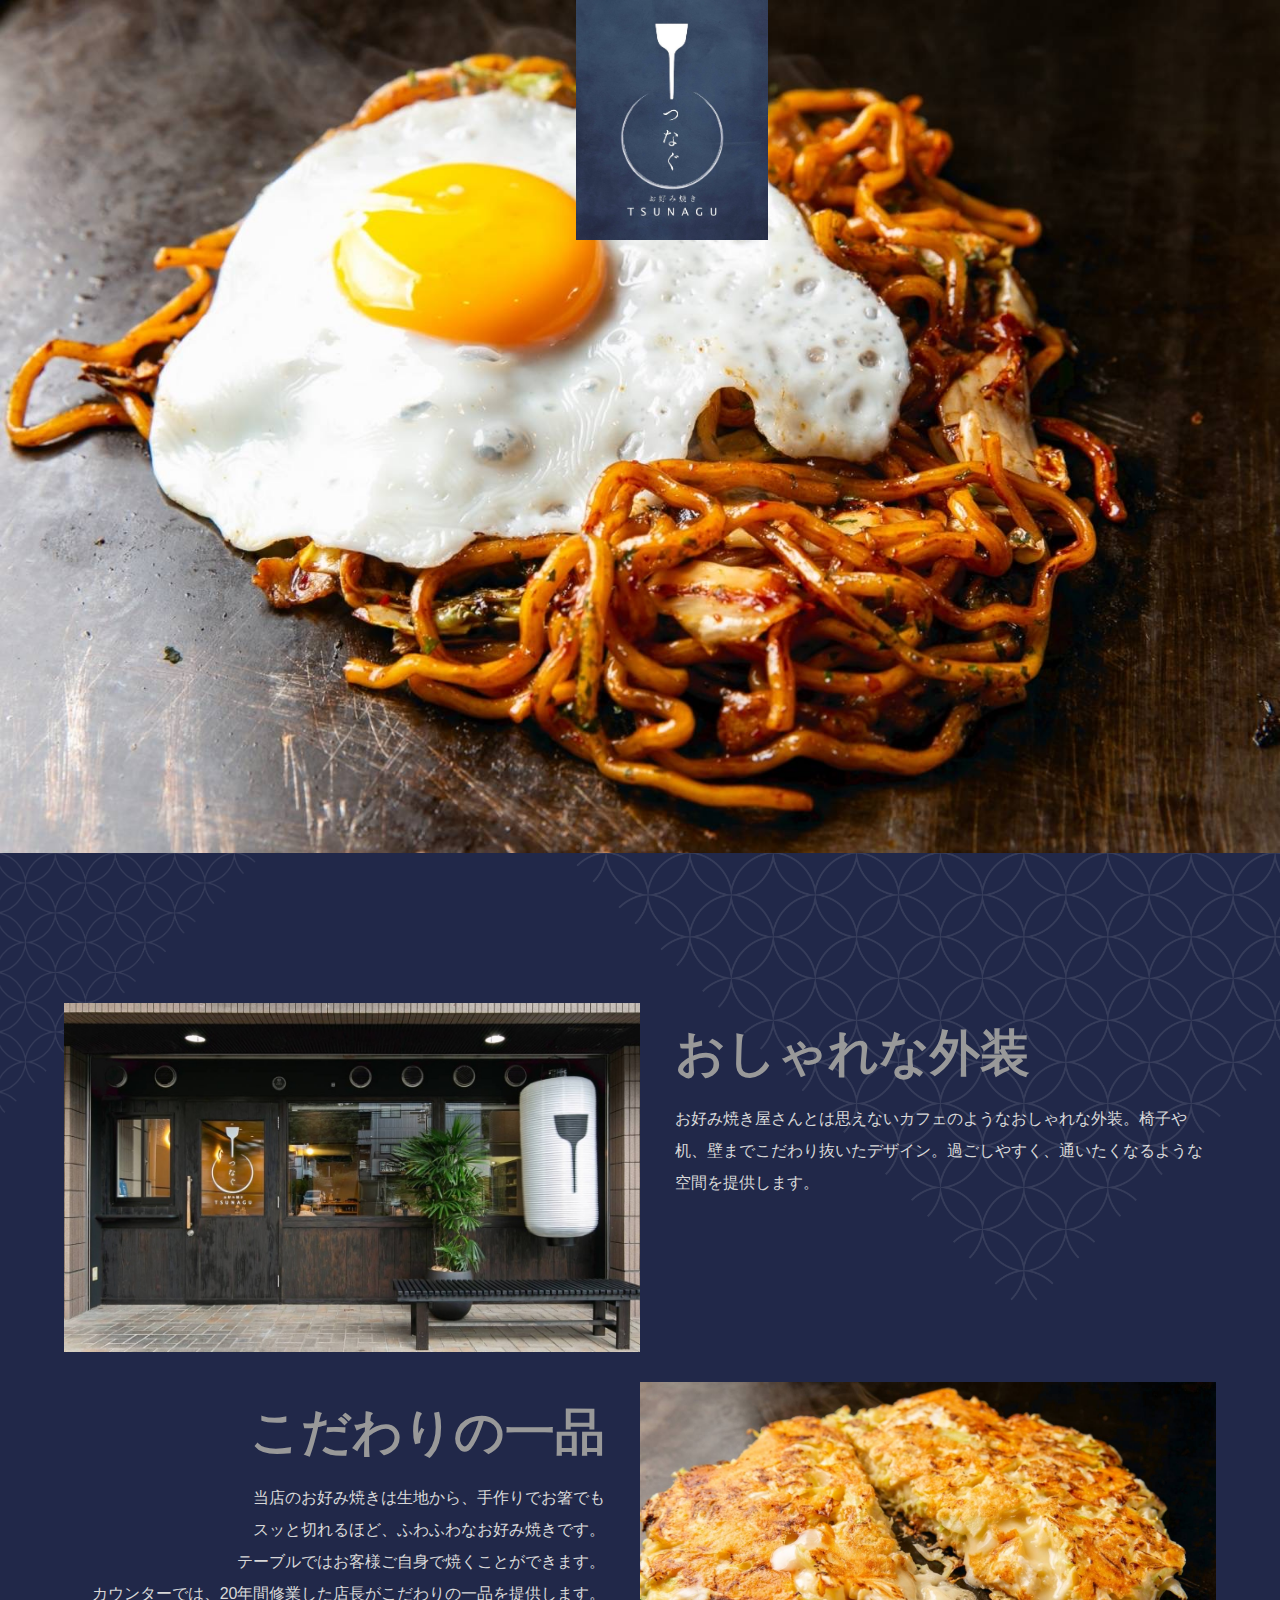
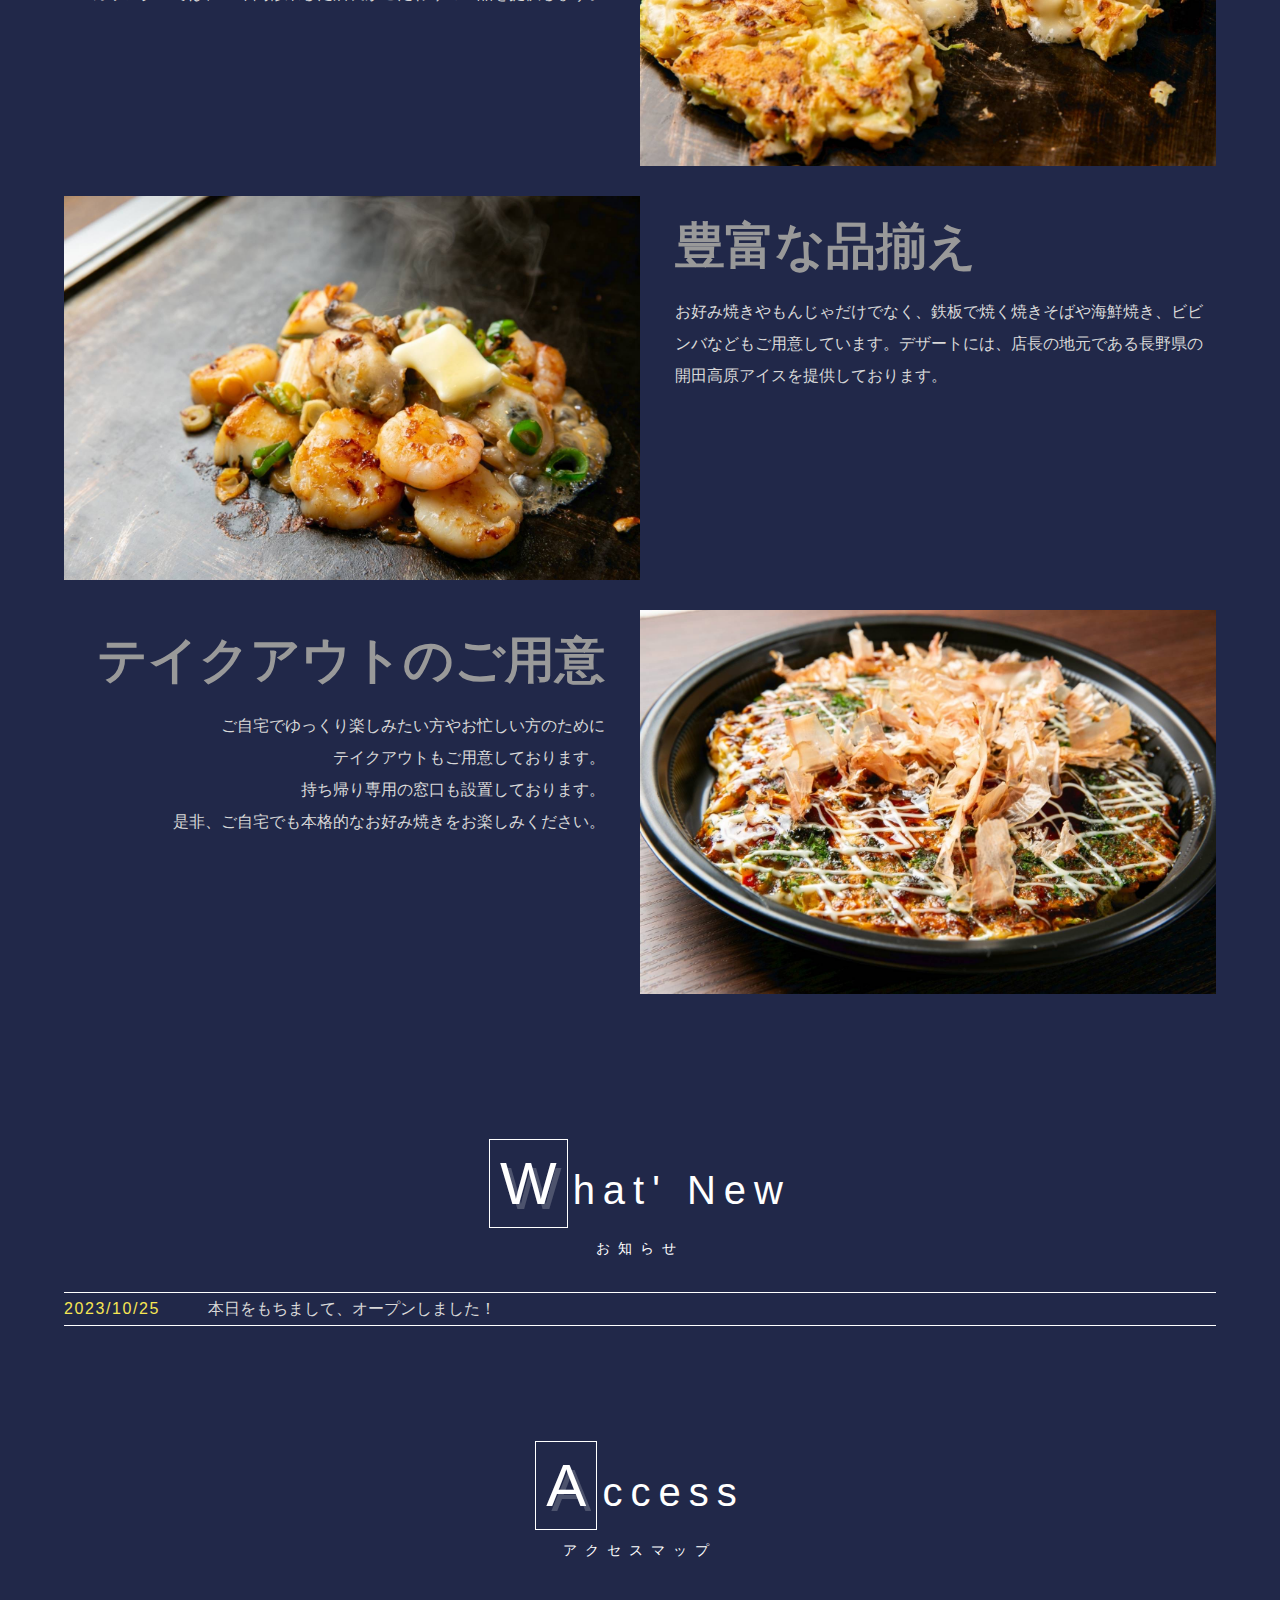
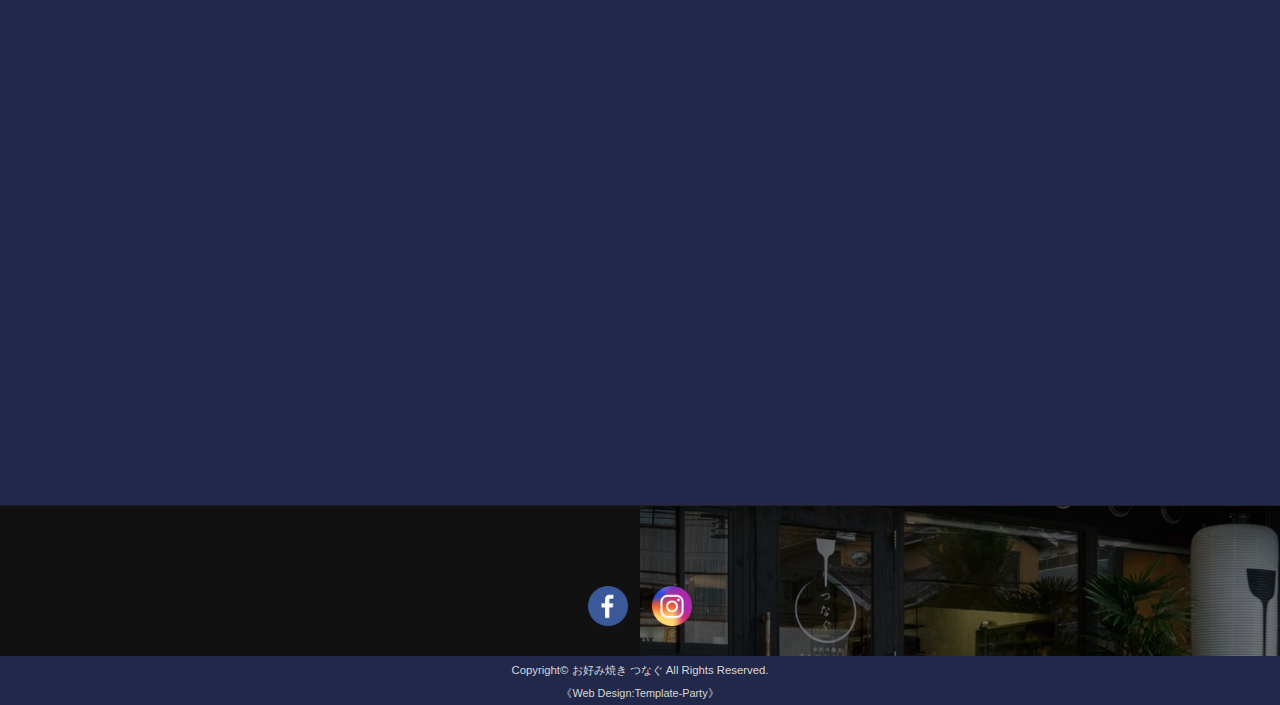
<file: index.html>
<!DOCTYPE html>
<html lang="ja">
<head>
<meta charset="UTF-8">
<meta http-equiv="X-UA-Compatible" content="IE=edge">
<title>お好み焼き つなぐ</title>
<meta name="viewport" content="width=device-width, initial-scale=1">
<meta name="description" content="名古屋市天白区原にあるお好み焼き・もんじゃの店">
<meta name="keywords" content="天白区,お好み焼き,もんじゃ,鉄板焼き,居酒屋">
<link rel="stylesheet" href="css/style.css">
<link rel="stylesheet" href="css/slide.css">
<link rel="stylesheet" href="css/fixmenu_pagetop.css">
<script type="text/javascript" src="js/openclose.js"></script>
<script type="text/javascript" src="js/fixmenu_pagetop.js"></script>
<!--[if lt IE 9]>
<script src="https://oss.maxcdn.com/html5shiv/3.7.2/html5shiv.min.js"></script>
<script src="https://oss.maxcdn.com/respond/1.4.2/respond.min.js"></script>
<![endif]-->
<!--[if lt IE 10]>
<style>
header #logo img {
	top: 70px;
}
</style>
<![endif]-->
</head>

<!--[if (gte IE 10)|!(IE)]><!-->
	<script src="https://ajax.googleapis.com/ajax/libs/jquery/2.1.1/jquery.min.js"></script>
	<script src="js/jquery.scrollme.js"></script>
	<!--<![endif]-->

<body id="top">

<!--小さな端末用（800px以下端末）メニュー-->
<nav id="menubar-s">
<ul>
<li><a href="index.html">ホーム</a></li>
<li><a href="about.html">当店について</a></li>
<li><a href="menu.html">メニュー</a></li>
<li><a href="access.html">アクセス</a></li>
<li><a href="toiawase.html">ご予約・お問合せ</a></li>
</ul>
</nav>

<div id="container">

<header class="scrollme">

<div class="animateme" data-when="view" data-from="0" data-to="1" data-translatey="100">
<!--スライドショーとロゴ（トップページで使用）-->
<aside id="mainimg">
<img src="images/so-suoko.jpg" alt="" id="slide0">
<img src="images/so-suoko.jpg" alt="" id="slide1">
<img src="images/mentaimochi.jpg" alt="" id="slide2">
<img src="images/yakisoba.jpg" alt="" id="slide3">
</aside>
<p id="logo"><a href="index.html"><img src="images/tsunagu_logo.png" alt="お好み焼き つなぐ"></a></p>
</div>

<!--PC用（801px以上端末）メニューとロゴ-->
<nav id="menubar">
<div class="animateme" data-when="view" data-from="1" data-to="0.8" data-opacity="0" data-translatey="-500">
<h1><a href="index.html"><img src="images/tsunagu_minilogo.png" alt="創作和食"></a></h1>
<ul>
<li><a href="index.html">ホーム</a></li>
<li><a href="about.html">当店について</a></li>
<li><a href="menu.html">メニュー</a></li>
<li><a href="access.html">アクセス</a></li>
<li><a href="toiawase.html">ご予約・お問合せ</a></li>
</ul>
</div>
</nav>

</header>

<div id="contents" class="bg1">

<section>

<h2 class="scrollme animateme" data-when="enter" data-from="1" data-to="0" data-opacity="0" data-translatey="30">店のこだわり</h2>

<div class="scrollme box1">
<figure class="w50 fl animateme" data-when="enter" data-from="0.5" data-to="0.3" data-opacity="0" data-translatex="-100"><img src="images/shop_front.jpg" alt=""></figure>
<figcaption class="w50 fr"><strong>おしゃれな外装</strong>お好み焼き屋さんとは思えないカフェのようなおしゃれな外装。椅子や机、壁までこだわり抜いたデザイン。過ごしやすく、通いたくなるような空間を提供します。</figcaption>
</div>

<div class="scrollme box1">
<figure class="w50 fr animateme" data-when="enter" data-from="0.5" data-to="0.3" data-opacity="0" data-translatex="100"><img src="images/okonomiyaki.jpg" alt=""></figure>
<figcaption class="w50 fl r"><strong>こだわりの一品</strong>当店のお好み焼きは生地から、手作りでお箸でも<br>スッと切れるほど、ふわふわなお好み焼きです。<br>テーブルではお客様ご自身で焼くことができます。<br>カウンターでは、20年間修業した店長がこだわりの一品を提供します。</figcaption>
</div>

<div class="scrollme box1">
<figure class="w50 fl animateme" data-when="enter" data-from="0.5" data-to="0.3" data-opacity="0" data-translatex="-100"><img src="images/kaisennyaki.jpg" alt=""></figure>
<figcaption class="w50 fr"><strong>豊富な品揃え</strong>お好み焼きやもんじゃだけでなく、鉄板で焼く焼きそばや海鮮焼き、ビビンバなどもご用意しています。デザートには、店長の地元である長野県の開田高原アイスを提供しております。</figcaption>
</div>

<div class="scrollme box1">
<figure class="w50 fr animateme" data-when="enter" data-from="0.5" data-to="0.3" data-opacity="0" data-translatex="100"><img src="images/takeout.jpg" alt=""></figure>
<figcaption class="w50 fl r"><strong>テイクアウトのご用意</strong>ご自宅でゆっくり楽しみたい方やお忙しい方のために<br>テイクアウトもご用意しております。<br>持ち帰り専用の窓口も設置しております。<br>是非、ご自宅でも本格的なお好み焼きをお楽しみください。</figcaption>
</div>

</section>



<section id="new">

<h2>What' New<span>お知らせ</span></h2>
<dl>
<dt>2023/10/25</dt>
<dd>本日をもちまして、オープンしました！</dd>

</section>

<section>

<h2>Access<span>アクセスマップ</span></h2>
<iframe src="https://www.google.com/maps/embed?pb=!1m18!1m12!1m3!1d565.9729245444497!2d136.99323262814391!3d35.11877825589057!2m3!1f0!2f0!3f0!3m2!1i1024!2i768!4f13.1!3m3!1m2!1s0x6003653c4d702ba9%3A0x1528ee9b0ec01b6c!2z44GK5aW944G_54S8IOOBpOOBquOBkA!5e0!3m2!1sja!2sjp!4v1698820924390!5m2!1sja!2sjp" width="600" height="450" style="border:0;" allowfullscreen="" loading="lazy" referrerpolicy="no-referrer-when-downgrade"></iframe>
</section>

</div>
<!--/contents-->

<footer>

<div id="footermenu">

</div>
<!--/footermenu-->

<p id="icon">
	<a href="https://m.facebook.com/p/お好み焼-つなぐ-61550930679017/?ref=ig_fb_profile_msite&wtsid=rdr_0qKUdYp8Ja7l2cU8Q&_rdr"><img src="images/icon_facebook.png" alt="Facebook"></a>
	<a href="https://instagram.com/okonomiyaki_tsunagu?igshid=OGQ5ZDc2ODk2ZA=="><img src="images/icon_instagram.png" alt="Instagram"></a>
	</p>

<div id="copyright">
<small>Copyright&copy; <a href="index.html">お好み焼き つなぐ</a> All Rights Reserved.</small>
<span class="pr"><a href="http://template-party.com/" target="_blank">《Web Design:Template-Party》</a></span>
</div>

</footer>

<p class="nav-fix-pos-pagetop"><a href="#">↑</a></p>

</div>
<!--/container-->

<!--メニュー開閉ボタン-->
<div id="menubar_hdr" class="close"></div>
<!--メニューの開閉処理条件設定　800px以下-->
<script type="text/javascript">
if (OCwindowWidth() <= 800) {
	open_close("menubar_hdr", "menubar-s");
}
</script>

</body>
</html>
</file>
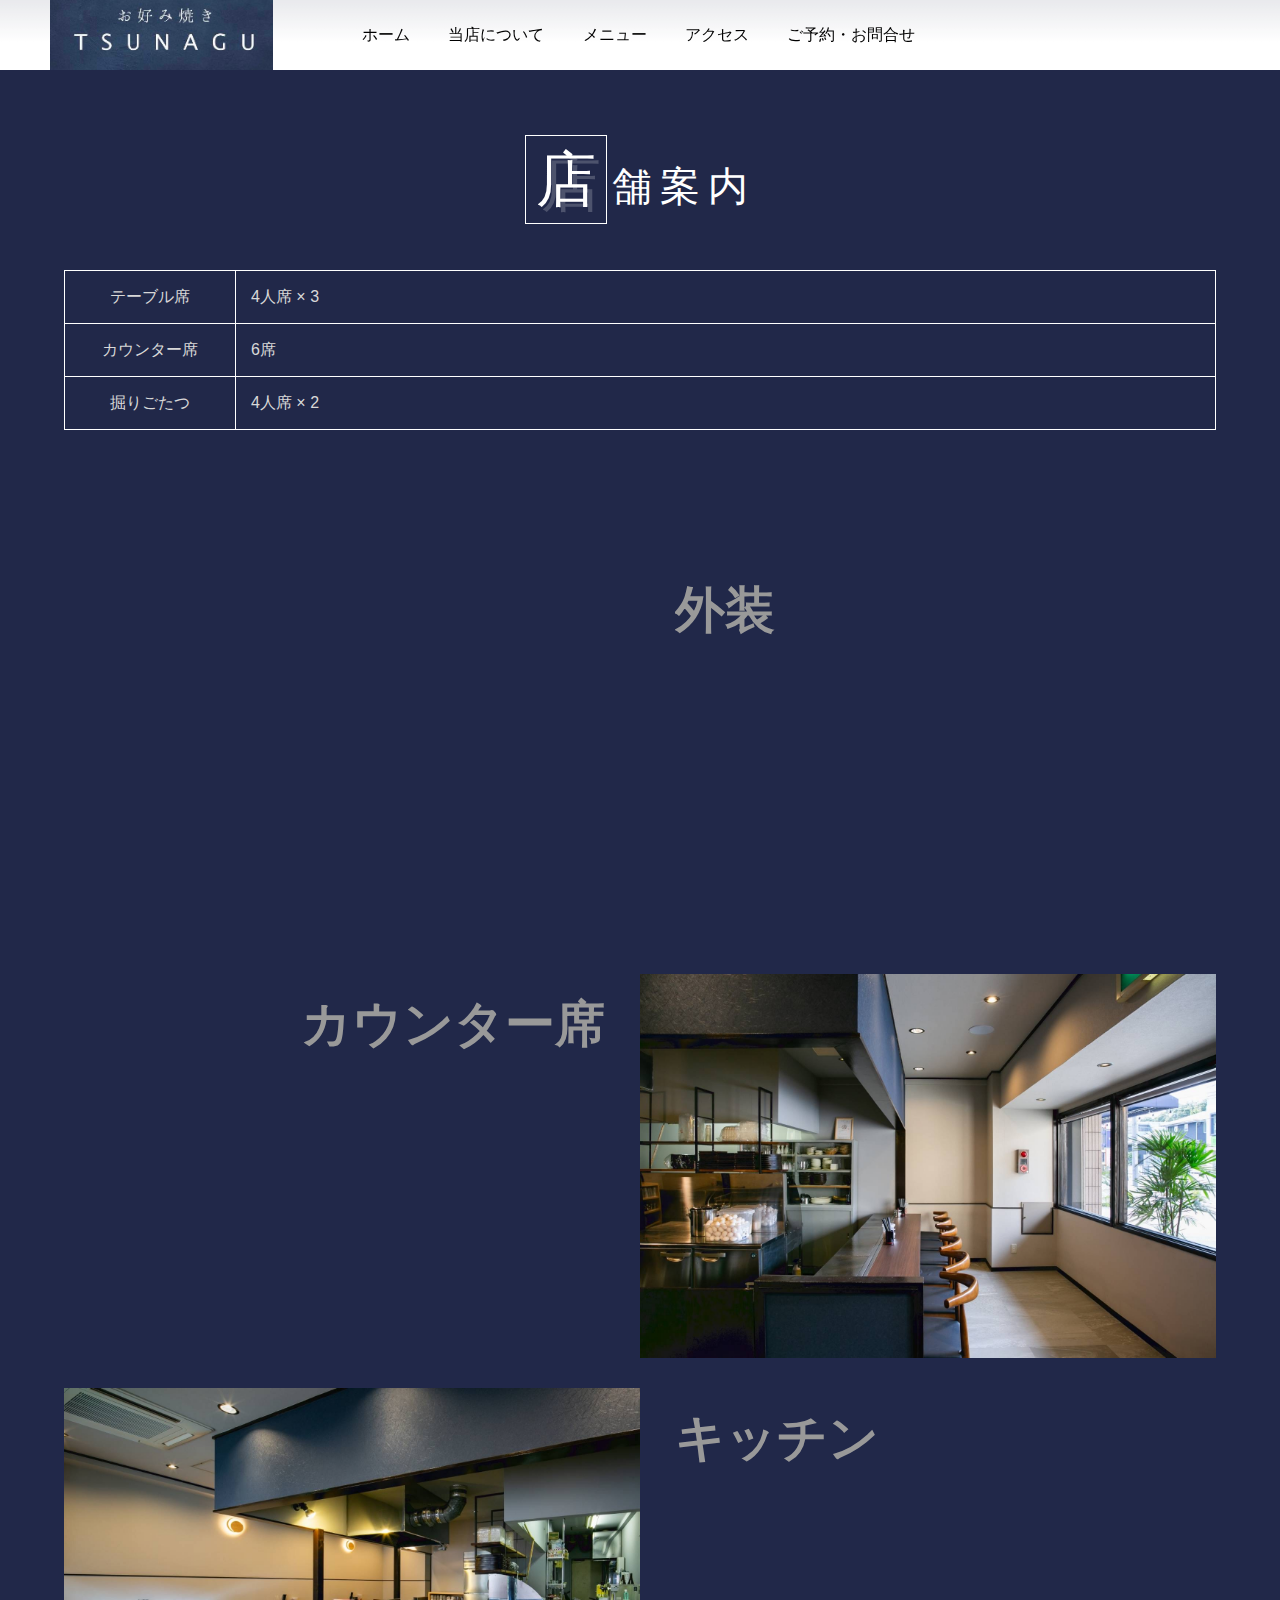
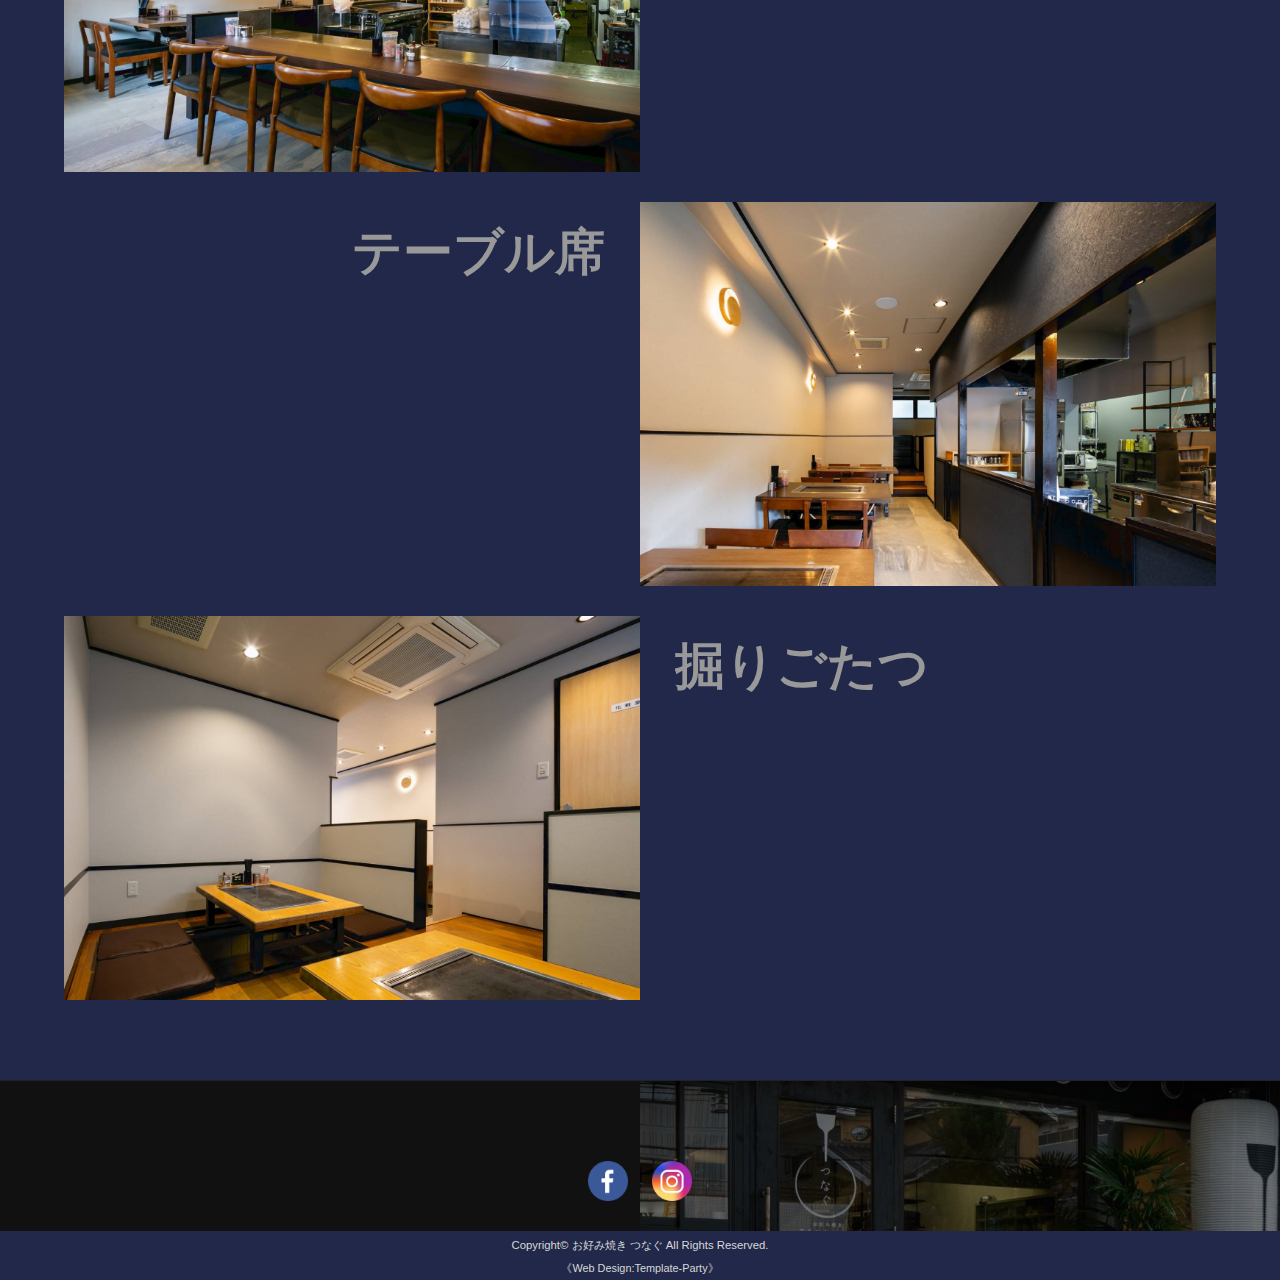
<file: about.html>
<!DOCTYPE html>
<html lang="ja">
<head>
<meta charset="UTF-8">
<meta http-equiv="X-UA-Compatible" content="IE=edge">
<title>お好み焼き つなぎ</title>
<meta name="viewport" content="width=device-width, initial-scale=1">
<meta name="description" content="ここにサイト説明を入れます">
<meta name="keywords" content="キーワード１,キーワード２,キーワード３,キーワード４,キーワード５">
<link rel="stylesheet" href="css/style.css">
<link rel="stylesheet" href="css/slide.css">
<link rel="stylesheet" href="css/fixmenu_pagetop.css">
<script type="text/javascript" src="js/openclose.js"></script>
<script type="text/javascript" src="js/fixmenu_pagetop.js"></script>
<!--[if lt IE 9]>
<script src="https://oss.maxcdn.com/html5shiv/3.7.2/html5shiv.min.js"></script>
<script src="https://oss.maxcdn.com/respond/1.4.2/respond.min.js"></script>
<![endif]-->
</head>

<body>

<!--[if (gte IE 10)|!(IE)]><!-->
	<script src="https://ajax.googleapis.com/ajax/libs/jquery/2.1.1/jquery.min.js"></script>
	<script src="js/jquery.scrollme.js"></script>
	<!--<![endif]-->


<!--小さな端末用（800px以下端末）メニュー-->
<nav id="menubar-s">
<ul>
<li><a href="index.html">ホーム</a></li>
<li><a href="about.html">当店について</a></li>
<li><a href="menu.html">メニュー</a></li>
<li><a href="access.html">アクセス</a></li>
<li><a href="toiawase.html">ご予約・お問合せ</a></li>
</ul>
</nav>

<div id="container">

<header>

<!--PC用（801px以上端末）メニューとロゴ-->
<nav id="menubar">
<div class="animateme">
<h1><a href="index.html"><img src="images/tsunagu_minilogo.png" alt="お好み焼き つなぐ"></a></h1>
<ul>
<li><a href="index.html">ホーム</a></li>
<li><a href="about.html">当店について</a></li>
<li><a href="menu.html">メニュー</a></li>
<li><a href="access.html">アクセス</a></li>
<li><a href="toiawase.html">ご予約・お問合せ</a></li>
</ul>
</div>
</nav>

</header>

<div id="contents">

<section>

<h2>店舗案内</h2>

<table class="ta1">
<tr>
<th>テーブル席</th>
<td>4人席 × 3</td>
</tr>
<tr>
<th>カウンター席</th>
<td>6席</td>
</tr>
<tr>
<th>掘りごたつ</th>
<td>4人席 × 2</td>
</tr>
</table>

</section>

<section id="about">

<div class="scrollme box1">
  <figure class="w50 fl animateme" data-when="enter" data-from="0.5" data-to="0.3" data-opacity="0" data-translatex="-100"><img src="images/shop1.jpg" alt=""></figure>
  <figcaption class="w50 fr"><strong>外装</strong></figcaption>
  </div>

<div class="scrollme box1">
<figure class="w50 fr animateme" data-when="enter" data-from="0.5" data-to="0.3" data-opacity="0" data-translatex="100"><img src="images/shop2.jpg" alt=""></figure>
<figcaption class="w50 fl r"><strong>カウンター席</strong></figcaption>
</div>

<div class="scrollme box1">
  <figure class="w50 fl animateme" data-when="enter" data-from="0.5" data-to="0.3" data-opacity="0" data-translatex="-100"><img src="images/shop3.jpg" alt=""></figure>
  <figcaption class="w50 fr"><strong>キッチン</strong></figcaption>
  </div>

<div class="scrollme box1">
  <figure class="w50 fr animateme" data-when="enter" data-from="0.5" data-to="0.3" data-opacity="0" data-translatex="100"><img src="images/shop6.jpg" alt=""></figure>
  <figcaption class="w50 fl r"><strong>テーブル席</strong></figcaption>
  </div>

<div class="scrollme box1">
  <figure class="w50 fl animateme" data-when="enter" data-from="0.5" data-to="0.3" data-opacity="0" data-translatex="-100"><img src="images/shop5.jpg" alt=""></figure>
  <figcaption class="w50 fr"><strong>掘りごたつ</strong></figcaption>
  </div>

</section>

</div>
<!--/contents-->

<footer>


<!--/footermenu-->

<p id="icon">
  <a href="https://m.facebook.com/p/お好み焼-つなぐ-61550930679017/?ref=ig_fb_profile_msite&wtsid=rdr_0qKUdYp8Ja7l2cU8Q&_rdr"><img src="images/icon_facebook.png" alt="Facebook"></a>
  <a href="https://instagram.com/okonomiyaki_tsunagu?igshid=OGQ5ZDc2ODk2ZA=="><img src="images/icon_instagram.png" alt="Instagram"></a>
  </p>

<div id="copyright">
<small>Copyright&copy; <a href="index.html">お好み焼き つなぐ</a> All Rights Reserved.</small>
<span class="pr"><a href="http://template-party.com/" target="_blank">《Web Design:Template-Party》</a></span>
</div>

</footer>

<p class="nav-fix-pos-pagetop"><a href="#">↑</a></p>

</div>
<!--/container-->

<!--メニュー開閉ボタン-->
<div id="menubar_hdr" class="close"></div>
<!--メニューの開閉処理条件設定　800px以下-->
<script type="text/javascript">
if (OCwindowWidth() <= 800) {
	open_close("menubar_hdr", "menubar-s");
}
</script>

</body>
</html>
</file>
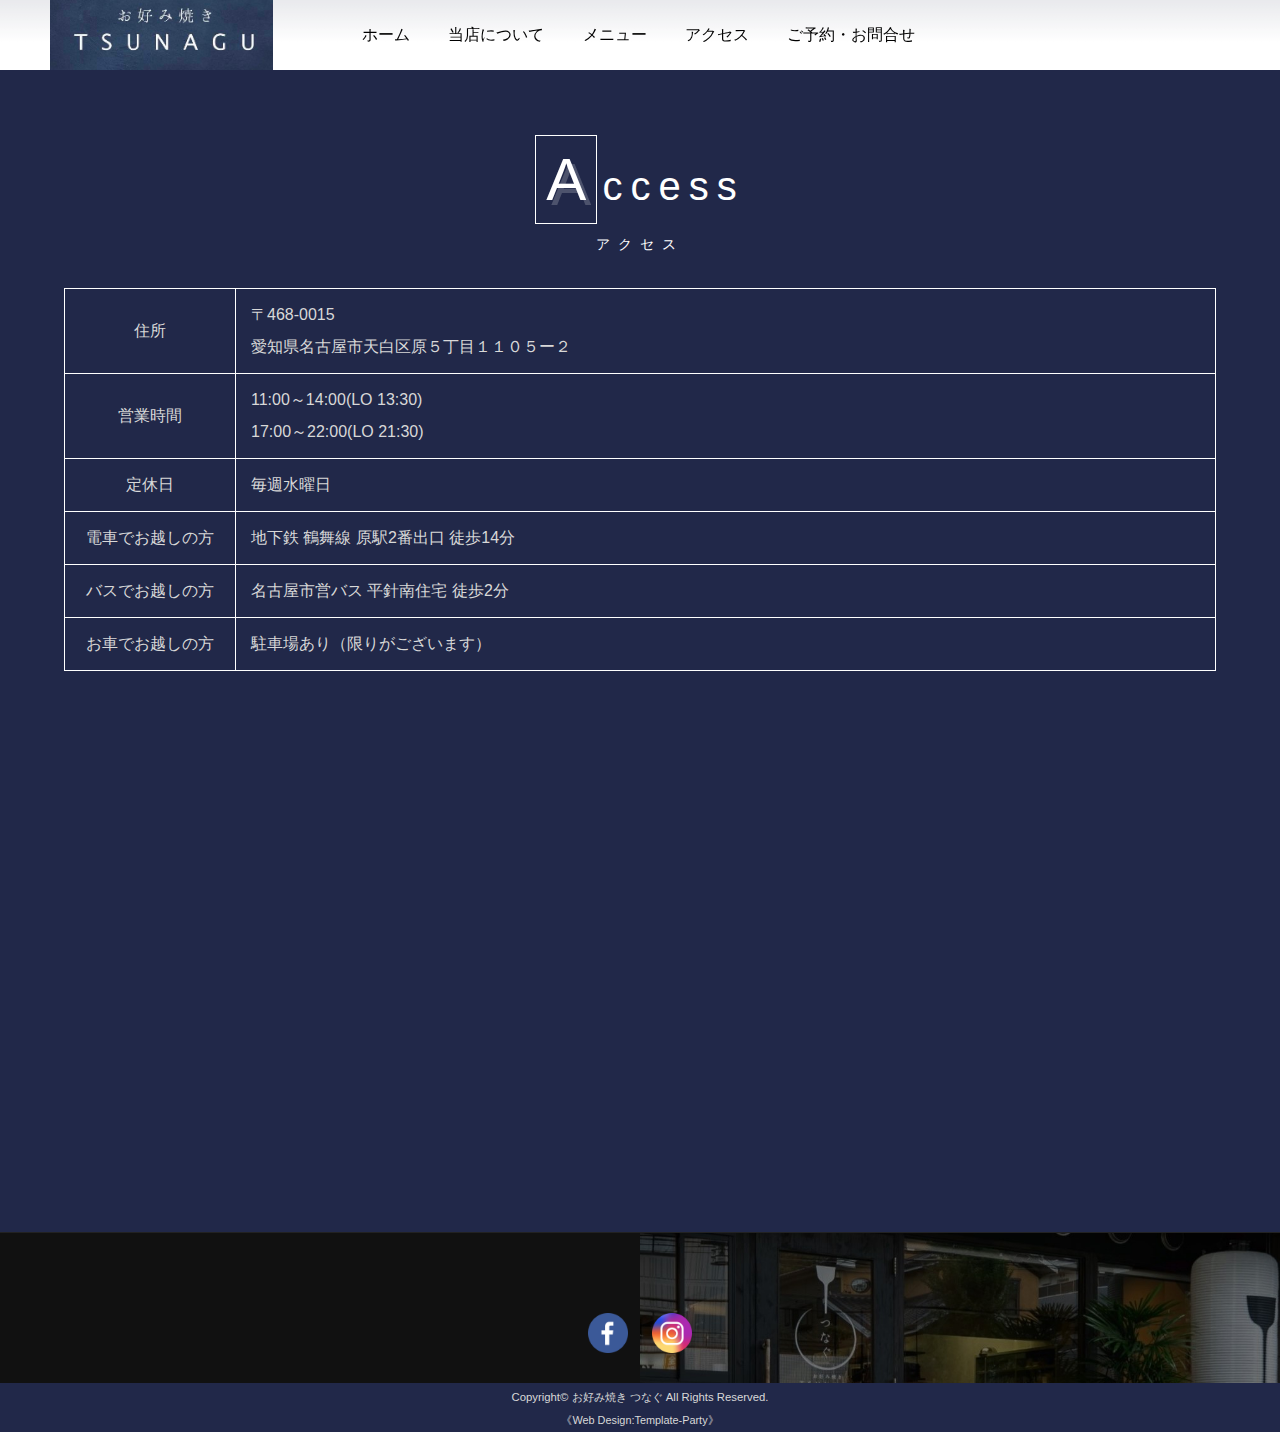
<file: access.html>
<!DOCTYPE html>
<html lang="ja">
<head>
<meta charset="UTF-8">
<meta http-equiv="X-UA-Compatible" content="IE=edge">
<title>お好み焼き つなぐ</title>
<meta name="viewport" content="width=device-width, initial-scale=1">
<meta name="description" content="店のアクセスマップ">
<meta name="keywords" content="キーワード１,キーワード２,キーワード３,キーワード４,キーワード５">
<link rel="stylesheet" href="css/style.css">
<link rel="stylesheet" href="css/slide.css">
<link rel="stylesheet" href="css/fixmenu_pagetop.css">
<script type="text/javascript" src="js/openclose.js"></script>
<script type="text/javascript" src="js/fixmenu_pagetop.js"></script>
<!--[if lt IE 9]>
<script src="https://oss.maxcdn.com/html5shiv/3.7.2/html5shiv.min.js"></script>
<script src="https://oss.maxcdn.com/respond/1.4.2/respond.min.js"></script>
<![endif]-->
</head>

<body>

<!--小さな端末用（800px以下端末）メニュー-->
<nav id="menubar-s">
<ul>
<li><a href="index.html">ホーム</a></li>
<li><a href="about.html">当店について</a></li>
<li><a href="menu.html">メニュー</a></li>
<li><a href="access.html">アクセス</a></li>
<li><a href="toiawase.html">ご予約・お問合せ</a></li>
</ul>
</nav>

<div id="container">

<header>

<!--PC用（801px以上端末）メニューとロゴ-->
<nav id="menubar">
<div class="animateme">
<h1><a href="index.html"><img src="images/tsunagu_minilogo.png" alt="お好み焼き つなぐ"></a></h1>
<ul>
<li><a href="index.html">ホーム</a></li>
<li><a href="about.html">当店について</a></li>
<li><a href="menu.html">メニュー</a></li>
<li><a href="access.html">アクセス</a></li>
<li><a href="toiawase.html">ご予約・お問合せ</a></li>
</ul>
</div>
</nav>

</header>

<div id="contents">

<section>

<h2>Access<span>アクセス</span></h2>

<table class="ta1">
<tr>
<th>住所</th>
<td>〒468-0015<br>愛知県名古屋市天白区原５丁目１１０５ー２</td>
</tr>
<tr>
<th>営業時間</th>
<td>11:00～14:00(LO 13:30)<br>17:00～22:00(LO 21:30)</td>
</tr>
<tr>
<th>定休日</th>
<td>毎週水曜日</td>
</tr>
<tr>
<th>電車でお越しの方</th>
<td>地下鉄 鶴舞線 原駅2番出口 徒歩14分</td>
</tr>
<tr>
<th>バスでお越しの方</th>
<td>名古屋市営バス 平針南住宅 徒歩2分</td>
</tr>
<tr>
<th>お車でお越しの方</th>
<td>駐車場あり（限りがございます）</td>
</tr>
</table>

<p class="c"><iframe src="https://www.google.com/maps/embed?pb=!1m18!1m12!1m3!1d565.9729245444497!2d136.99323262814391!3d35.11877825589057!2m3!1f0!2f0!3f0!3m2!1i1024!2i768!4f13.1!3m3!1m2!1s0x6003653c4d702ba9%3A0x1528ee9b0ec01b6c!2z44GK5aW944G_54S8IOOBpOOBquOBkA!5e0!3m2!1sja!2sjp!4v1698820924390!5m2!1sja!2sjp" width="600" height="450" style="border:0;" allowfullscreen="" loading="lazy" referrerpolicy="no-referrer-when-downgrade"></iframe></p>

</section>

</div>
<!--/contents-->

<footer>

<div id="footermenu">

</div>
<!--/footermenu-->

<p id="icon">
<a href="https://m.facebook.com/p/お好み焼-つなぐ-61550930679017/?ref=ig_fb_profile_msite&wtsid=rdr_0qKUdYp8Ja7l2cU8Q&_rdr"><img src="images/icon_facebook.png" alt="Facebook"></a>
<a href="https://instagram.com/okonomiyaki_tsunagu?igshid=OGQ5ZDc2ODk2ZA=="><img src="images/icon_instagram.png" alt="Instagram"></a>
</p>

<div id="copyright">
<small>Copyright&copy; <a href="index.html">お好み焼き つなぐ</a> All Rights Reserved.</small>
<span class="pr"><a href="http://template-party.com/" target="_blank">《Web Design:Template-Party》</a></span>
</div>

</footer>

<p class="nav-fix-pos-pagetop"><a href="#">↑</a></p>

</div>
<!--/container-->

<!--メニュー開閉ボタン-->
<div id="menubar_hdr" class="close"></div>
<!--メニューの開閉処理条件設定　800px以下-->
<script type="text/javascript">
if (OCwindowWidth() <= 800) {
	open_close("menubar_hdr", "menubar-s");
}
</script>

</body>
</html>
</file>
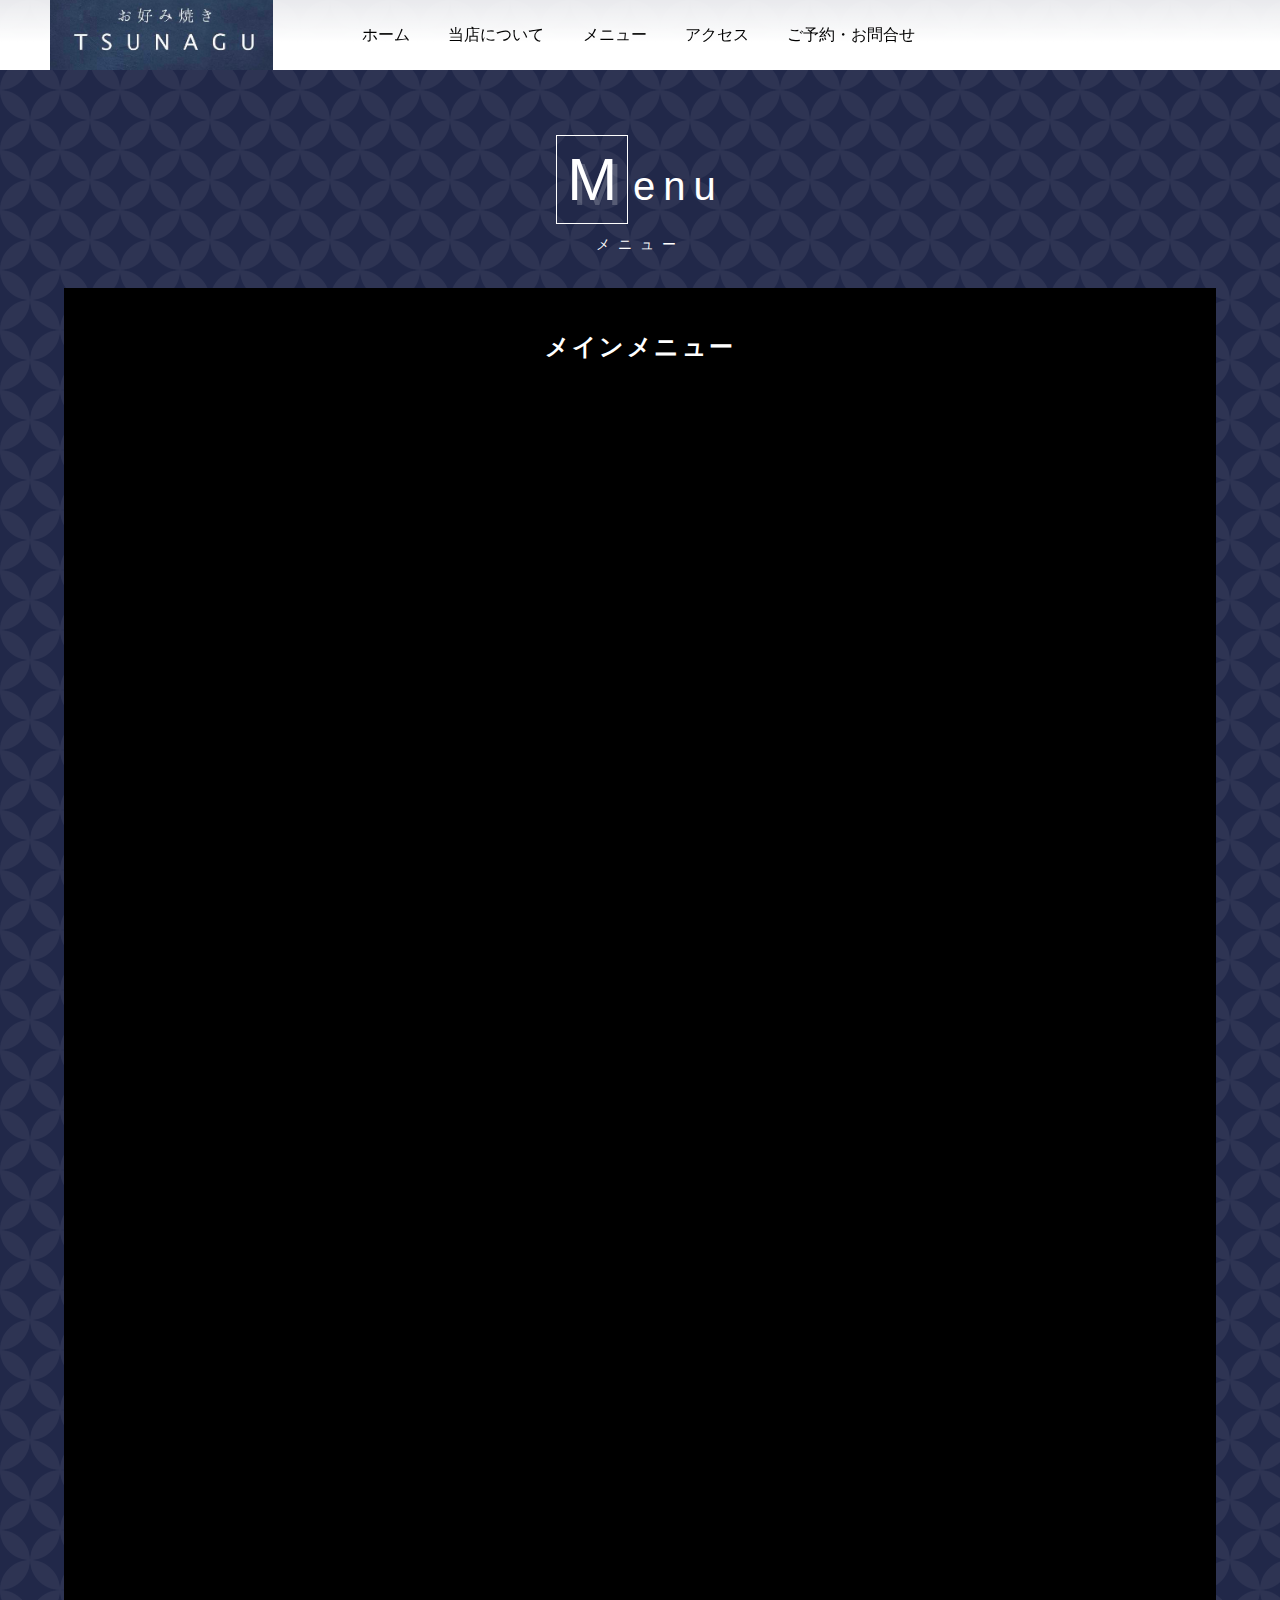
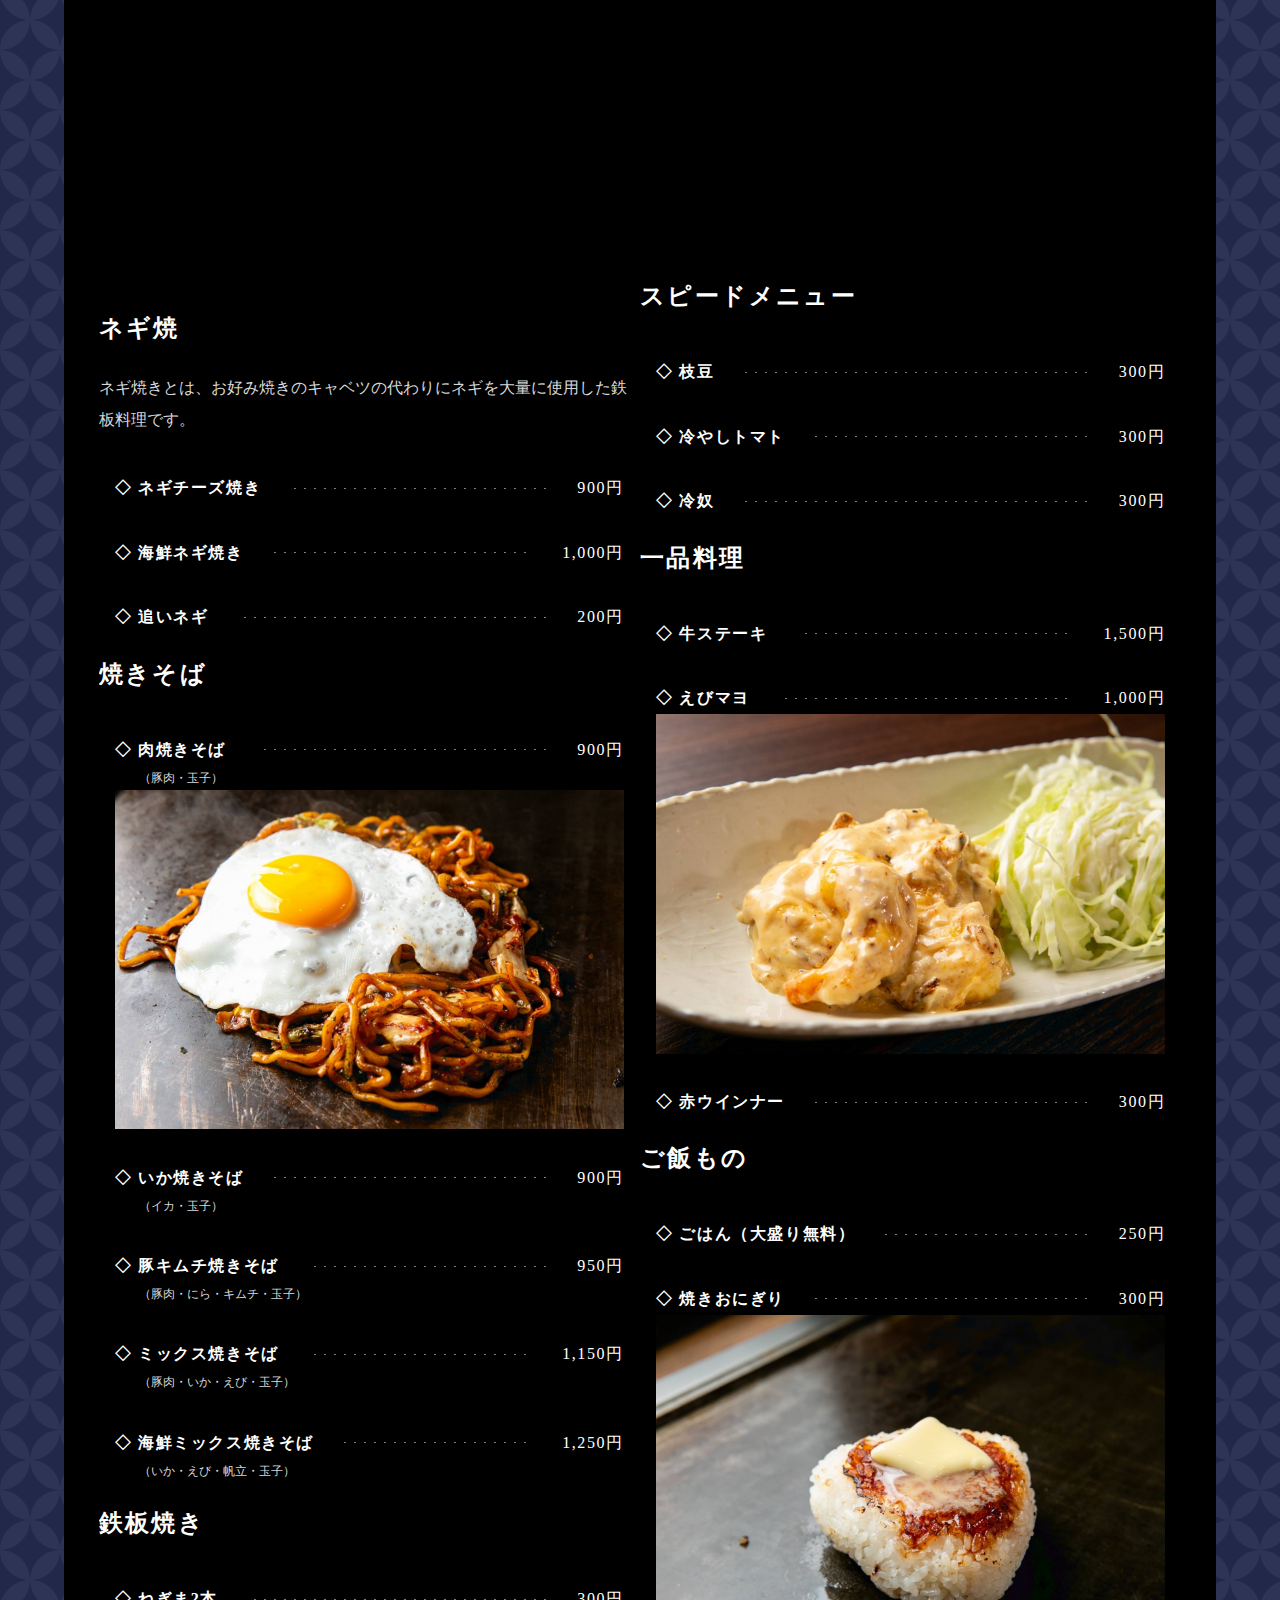
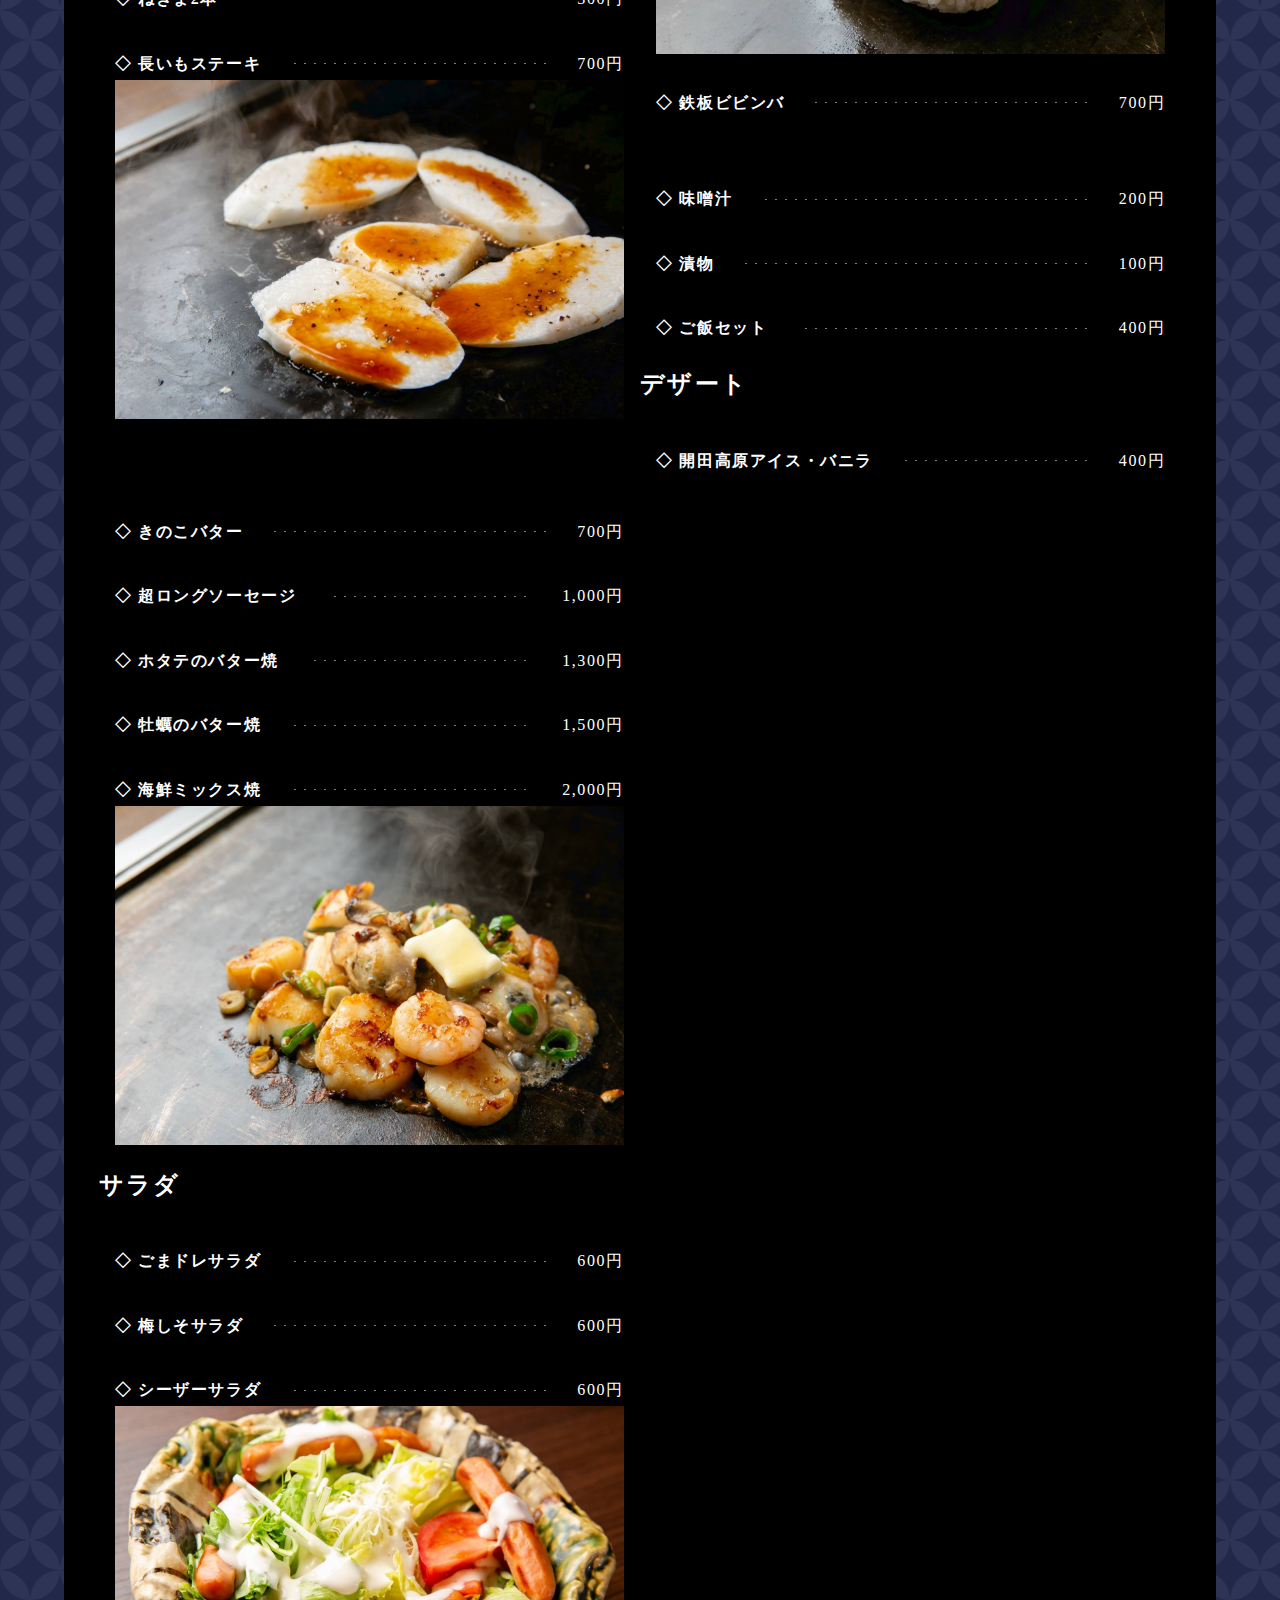
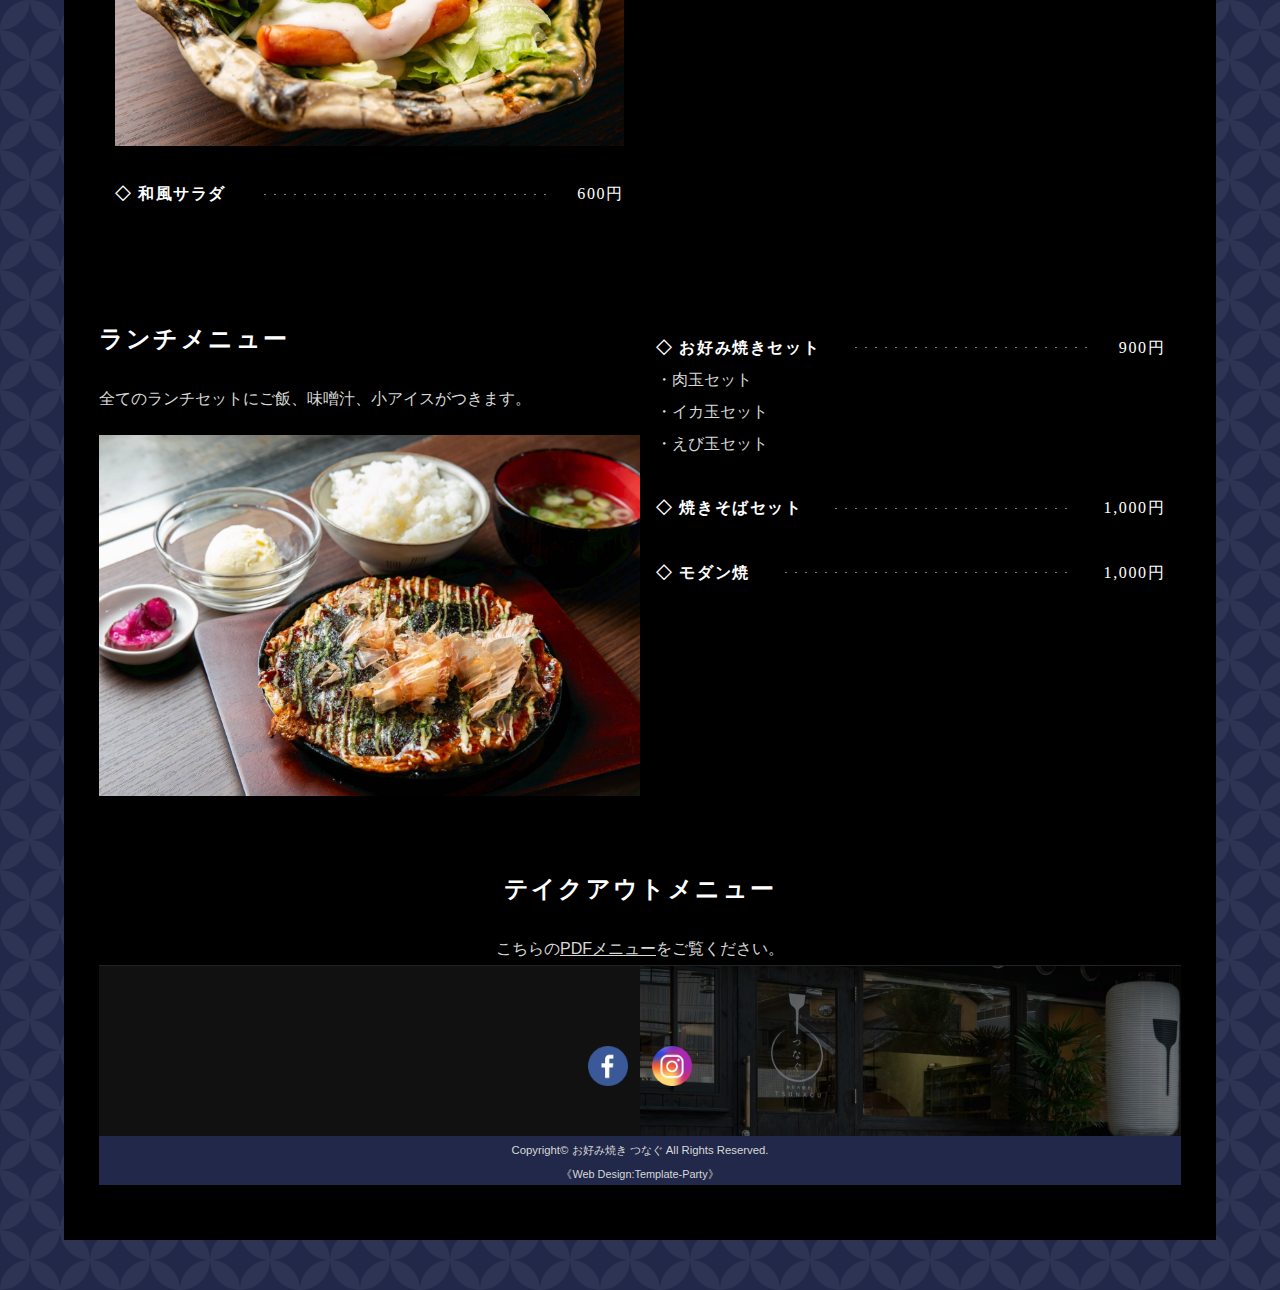
<file: menu.html>
<!DOCTYPE html>
<html lang="ja">
<head>
<meta charset="UTF-8">
<meta http-equiv="X-UA-Compatible" content="IE=edge">
<title>お好み焼き つなぐ</title>
<meta name="viewport" content="width=device-width, initial-scale=1">
<meta name="description" content="お好み焼きつなぐのメニュー">
<meta name="keywords" content="キーワード１,キーワード２,キーワード３,キーワード４,キーワード５">
<link rel="stylesheet" href="css/style.css">
<link rel="stylesheet" href="css/slide.css">
<link rel="stylesheet" href="css/fixmenu_pagetop.css">
<script type="text/javascript" src="js/openclose.js"></script>
<script type="text/javascript" src="js/fixmenu_pagetop.js"></script>
<!--[if lt IE 9]>
<script src="https://oss.maxcdn.com/html5shiv/3.7.2/html5shiv.min.js"></script>
<script src="https://oss.maxcdn.com/respond/1.4.2/respond.min.js"></script>
<![endif]-->

<!--[if (gte IE 10)|!(IE)]><!-->
	<script src="https://ajax.googleapis.com/ajax/libs/jquery/2.1.1/jquery.min.js"></script>
	<script src="js/jquery.scrollme.js"></script>
	<!--<![endif]-->
</head>

<body>

<!--小さな端末用（800px以下端末）メニュー-->
<nav id="menubar-s">
<ul>
<li><a href="index.html">ホーム</a></li>
<li><a href="about.html">当店について</a></li>
<li><a href="menu.html">メニュー</a></li>
<li><a href="access.html">アクセス</a></li>
<li><a href="toiawase.html">ご予約・お問合せ</a></li>
</ul>
</nav>

<div id="container">

<header>

<!--PC用（801px以上端末）メニューとロゴ-->
<nav id="menubar">
<div class="animateme">
<h1><a href="index.html"><img src="images/tsunagu_minilogo.png" alt="創作和食"></a></h1>
<ul>
<li><a href="index.html">ホーム</a></li>
<li><a href="about.html">当店について</a></li>
<li><a href="menu.html">メニュー</a></li>
<li><a href="access.html">アクセス</a></li>
<li><a href="toiawase.html">ご予約・お問合せ</a></li>
</ul>
</div>
</nav>

</header>

<div id="contents" class="bg2">

<section>

	<h2>Menu<span>メニュー</span></h2>

	<div class="menu_bg">
	
	<h3 class="c">メインメニュー</h3>
	
	<div class="fl w50 scrollme animateme" data-when="enter" data-from="0.5" data-to="0.2" data-opacity="0" data-translatey="30">
		<h3>お好み焼き</h3>
		<div class="box2">
		<h3><span>ぶた玉</span><span class="price">750円</span></h3>
		<p>（豚肉・玉子）</p>
		</div>
	
		<div class="box2">
		<h3><span>イカ玉</span><span class="price">750円</span></h3>
		<p>（イカ・玉子）</p>
		</div>
	
		<div class="box2">
		<h3><span>もちチーズ玉</span><span class="price">900円</span></h3>
		<p>（もち・チーズ・大葉・玉子）</p>
		</div>
	
		<div class="box2">
		<h3><span>にらキムチ玉</span><span class="price">900円</span></h3>
		<p>（にら・キムチ・大葉・玉子）</p>
		</div>

		<div class="box2">
			<h3><span>いか明太子玉</span><span class="price">950円</span></h3>
			<p>（いか・明太子・大葉・玉子）</p>
			</div>

		<div class="box2">
			<h3><span>ぽてちー玉</span><span class="price">950円</span></h3>
			<p>（ポテサラ・チーズ・玉子）</p>
			</div>	

		<div class="box2">
		<h3><span>ミックス玉</span><span class="price">1,150円</span></h3>
		<p>（豚肉・いか・えび・玉子）</p>
		</div>

		<div class="box2">
			<h3><span>海鮮ミックス玉</span><span class="price">1,150円</span></h3>
			<p>（いか・えび・帆立・玉子）</p>
			</div>

	    <div class="box2">
		    <h3><span>モダン焼</span><span class="price">1,200円</span></h3>
		    <p>（豚肉・いか・焼きそば・玉子）</p>
		    </div>

		<div class="box2">
			<h3><span>もりもりチーズ</span><span class="price">1,250円</span></h3>
			<p>（カマンベールチーズ・追いチーズ・玉子）</p>
			<figure><img src="images/okonomiyaki.jpg" alt=""></figure>
			</div>

		<div class="box2">
			<h3><span>牡蠣玉</span><span class="price">1,550円</span></h3>
			<p>（牡蠣・玉子）</p>
			</div>


	</div>
	<!--/left-->
	
	<div class="fr w50 scrollme animateme" data-when="enter" data-from="0.55" data-to="0.3" data-opacity="0" data-translatey="30">
	　　<h3>もんじゃ焼</h3>
		<div class="box2">
		<h3><span>そばもんじゃ</span><span class="price">750円</span></h3>
		<p>（焼きそば・豚肉）</p>
		</div>
	
		<div class="box2">
		<h3><span>いかじゃこもんじゃ</span><span class="price">750円</span></h3>
		<p>（いか・じゃこ）</p>
		</div>
	
		<div class="box2">
		<h3><span>梅しそもんじゃ</span><span class="price">800円</span></h3>
		<p>（梅・大葉）</p>
		</div>
	
		<div class="box2">
		<h3><span>じゃこカレーもんじゃ</span><span class="price">800円</span></h3>
		<p>（じゃこ・カレー粉）</p>
		</div>

		<div class="box2">
		<h3><span>チーズカレーもんじゃ</span><span class="price">900円</span></h3>
		<p>（チーズ・カレー粉）</p>
	    </div>

		<div class="box2">
		<h3><span>キムチーズもんじゃ</span><span class="price">900円</span></h3>
		<p>（キムチ・チーズ）</p>
		</div>
		
		<div class="box2">
		<h3><span>もちチーズもんじゃ</span><span class="price">900円</span></h3>
		<p>（もち・チーズ）</p>
		</div>

		<div class="box2">
		<h3><span>イカ・明太子もんじゃ</span><span class="price">950円</span></h3>
		<p>（イカ・明太子）</p>
		</div>

		<div class="box2">
		<h3><span>海鮮もんじゃ</span><span class="price">1,150円</span></h3>
		<p>（イカ・えび・帆立）</p>
		</div>

		<div class="box2">
		<h3><span>もりもりチーズもんじゃ</span><span class="price">1,250円</span></h3>
		<p>（カマンベールチーズ・追いチーズ）</p>
		</div>
	
		<div class="box2">
		<h3><span>もちチーズ明太もんじゃ</span><span class="price">1,800円</span></h3>
		<p>（もち・チーズ・明太子）</p>
		<figure><img src="images/mochimenntaiko.jpg" alt=""></figure>
		
		</div>
	</div>
	<!--/right-->
	
	</div>
	<!--/menubg-->
	
	<div class="menu_bg">
	
	<div class="fl w50 scrollme animateme" data-when="enter" data-from="0.5" data-to="0.2" data-opacity="0" data-translatey="30">
	　　<h3>ネギ焼</h3>
	<p>ネギ焼きとは、お好み焼きのキャベツの代わりにネギを大量に使用した鉄板料理です。</p>
		<div class="box2">
		<h3><span>ネギチーズ焼き</span><span class="price">900円</span></h3>
		</div>
	
		<div class="box2">
		<h3><span>海鮮ネギ焼き</span><span class="price">1,000円</span></h3>
		</div>
	
		<div class="box2">
		<h3><span>追いネギ</span><span class="price">200円</span></h3>
		</div>

		<h3>焼きそば</h3>
		<div class="box2">
		<h3><span>肉焼きそば</span><span class="price">900円</span></h3>
		<p>（豚肉・玉子）</p>
		<figure><img src="images/yakisoba.jpg" alt=""></figure>
		</div>

		<div class="box2">
		<h3><span>いか焼きそば</span><span class="price">900円</span></h3>
		<p>（イカ・玉子）</p>
		</div>
	
		<div class="box2">
		<h3><span>豚キムチ焼きそば</span><span class="price">950円</span></h3>
		<p>（豚肉・にら・キムチ・玉子）</p>
		</div>
	
		<div class="box2">
		<h3><span>ミックス焼きそば</span><span class="price">1,150円</span></h3>
		<p>（豚肉・いか・えび・玉子）</p>
		</div>
	
		<div class="box2">
		<h3><span>海鮮ミックス焼きそば</span><span class="price">1,250円</span></h3>
		<p>（いか・えび・帆立・玉子）</p>
		</div>

		<h3>鉄板焼き</h3>
		<div class="box2">
			<h3><span>ねぎま2本</span><span class="price">300円</span></h3>
			</div>
		<div class="box2">
		<h3><span>長いもステーキ</span><span class="price">700円</span></h3>
		<figure><img src="images/nagaimo.jpg" alt=""></figure>
		</div>
	　　<div class="box2">
	　　<h3><span>きのこバター</span><span class="price">700円</span></h3>
		</div>
		<div class="box2">
			<h3><span>超ロングソーセージ</span><span class="price">1,000円</span></h3>
			</div>
		<div class="box2">
		<h3><span>ホタテのバター焼</span><span class="price">1,300円</span></h3>
		</div>
		<div class="box2">
		<h3><span>牡蠣のバター焼</span><span class="price">1,500円</span></h3>
		</div>
		<div class="box2">
		<h3><span>海鮮ミックス焼</span><span class="price">2,000円</span></h3>
		<figure><img src="images/kaisennyaki.jpg" alt=""></figure>
		</div>

		<h3>サラダ</h3>
		<div class="box2">
			<h3><span>ごまドレサラダ</span><span class="price">600円</span></h3>
			</div>
		<div class="box2">
			<h3><span>梅しそサラダ</span><span class="price">600円</span></h3>
			</div>
		<div class="box2">
			<h3><span>シーザーサラダ</span><span class="price">600円</span></h3>
			<figure><img src="images/salada.jpg" alt=""></figure>
			</div>
		<div class="box2">
			<h3><span>和風サラダ</span><span class="price">600円</span></h3>
			</div>

	</div>
	<!--/left-->
	
	<div class="fr w50 scrollme animateme" data-when="enter" data-from="0.55" data-to="0.3" data-opacity="0" data-translatey="30">
	
		<h3>スピードメニュー</h3>
		<div class="box2">
			<h3><span>枝豆</span><span class="price">300円</span></h3>
			</div>
		<div class="box2">
			<h3><span>冷やしトマト</span><span class="price">300円</span></h3>
			</div>
		<div class="box2">
			<h3><span>冷奴</span><span class="price">300円</span></h3>
			</div>

			<h3>一品料理</h3>
			
			<div class="box2">
				<h3><span>牛ステーキ</span><span class="price">1,500円</span></h3>
				</div>
			<div class="box2">
				<h3><span>えびマヨ</span><span class="price">1,000円</span></h3>
				<figure><img src="images/ebimayo.jpg" alt=""></figure>
				</div>

			<div class="box2">
				<h3><span>赤ウインナー</span><span class="price">300円</span></h3>
				</div>

			<h3>ご飯もの</h3>
			<div class="box2">
				<h3><span>ごはん（大盛り無料）</span><span class="price">250円</span></h3>
				</div>
			<div class="box2">
				<h3><span>焼きおにぎり</span><span class="price">300円</span></h3>
				<figure><img src="images/yakioni.jpg" alt=""></figure>
				</div>
			<div class="box2">
				<h3><span>鉄板ビビンバ</span><span class="price">700円</span></h3>
				</div>
	　　　　<div class="box2">
				<h3><span>味噌汁</span><span class="price">200円</span></h3>
				</div>
			<div class="box2">
				<h3><span>漬物</span><span class="price">100円</span></h3>
				</div>
			<div class="box2">
				<h3><span>ご飯セット</span><span class="price">400円</span></h3>
				</div>

			<h3>デザート</h3>
			<div class="box2">
				<h3><span>開田高原アイス・バニラ</span><span class="price">400円</span></h3>
				</div>
	</div>
	<!--/right-->

	</div>
	<!--/menubg-->
	
	<div class="menu_bg">
	
	<h3 class="c"></h3>
	
	<div class="fl w50 scrollme animateme" data-when="enter" data-from="0.5" data-to="0.2" data-opacity="0" data-translatey="30">
	<h3>ランチメニュー</h3>
	<p>全てのランチセットにご飯、味噌汁、小アイスがつきます。</p>
	<figure><img src="images/lunchset.jpg" alt=""></figure>
	
	</div>
	<!--/left-->
	
	<div class="fr w50 scrollme animateme" data-when="enter" data-from="0.55" data-to="0.3" data-opacity="0" data-translatey="30">
		<div class="box2">
			<h3><span>お好み焼きセット</span><span class="price">900円</span></h3>
			<ul>
				<li>・肉玉セット</li>
				<li>・イカ玉セット</li>
				<li>・えび玉セット</li>
			</ul>
			</div>
		
			<div class="box2">
			<h3><span>焼きそばセット</span><span class="price">1,000円</span></h3>
			</div>
		
			<div class="box2">
			<h3><span>モダン焼</span><span class="price">1,000円</span></h3>
			</div>
	</div>
	<!--/right-->
	
	</div>
	<!--/menubg-->
	
	<div class="menu_bg">
	
	<h3 class="c">テイクアウトメニュー</h3>
		<h4 class="c">こちらの<a href="images/takeoutmenu.jpg">PDFメニュー</a>をご覧ください。</h4>
<footer>

<div id="footermenu">

</div>
<!--/footermenu-->

<p id="icon">
	<a href="https://m.facebook.com/p/お好み焼-つなぐ-61550930679017/?ref=ig_fb_profile_msite&wtsid=rdr_0qKUdYp8Ja7l2cU8Q&_rdr"><img src="images/icon_facebook.png" alt="Facebook"></a>
	<a href="https://instagram.com/okonomiyaki_tsunagu?igshid=OGQ5ZDc2ODk2ZA=="><img src="images/icon_instagram.png" alt="Instagram"></a>
	</p>

<div id="copyright">
<small>Copyright&copy; <a href="index.html">お好み焼き つなぐ</a> All Rights Reserved.</small>
<span class="pr"><a href="http://template-party.com/" target="_blank">《Web Design:Template-Party》</a></span>
</div>

</footer>

<p class="nav-fix-pos-pagetop"><a href="#">↑</a></p>

</div>
<!--/container-->

<!--メニュー開閉ボタン-->
<div id="menubar_hdr" class="close"></div>
<!--メニューの開閉処理条件設定　800px以下-->
<script type="text/javascript">
if (OCwindowWidth() <= 800) {
	open_close("menubar_hdr", "menubar-s");
}
</script>

</body>
</html>
</file>
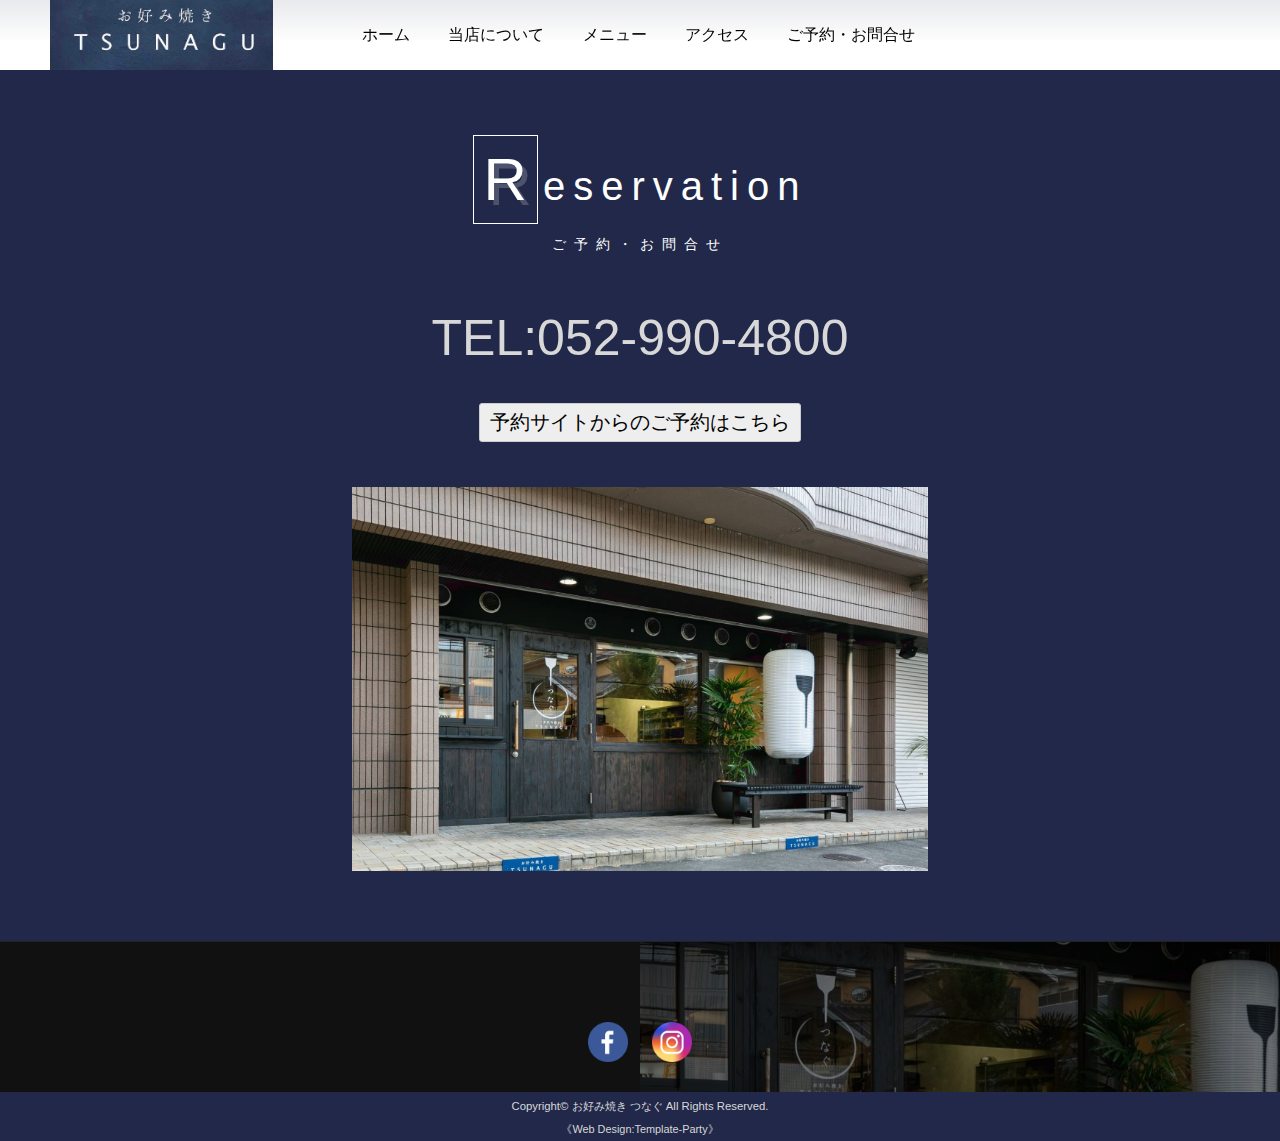
<file: toiawase.html>
<!DOCTYPE html>
<html lang="ja">
<head>
<meta charset="UTF-8">
<meta http-equiv="X-UA-Compatible" content="IE=edge">
<title>お好み焼き つなぐ</title>
<meta name="viewport" content="width=device-width, initial-scale=1">
<meta name="description" content="ここにサイト説明を入れます">
<meta name="keywords" content="キーワード１,キーワード２,キーワード３,キーワード４,キーワード５">
<link rel="stylesheet" href="css/style.css">
<link rel="stylesheet" href="css/slide.css">
<link rel="stylesheet" href="css/fixmenu_pagetop.css">
<script type="text/javascript" src="js/openclose.js"></script>
<script type="text/javascript" src="js/fixmenu_pagetop.js"></script>
<!--[if lt IE 9]>
<script src="https://oss.maxcdn.com/html5shiv/3.7.2/html5shiv.min.js"></script>
<script src="https://oss.maxcdn.com/respond/1.4.2/respond.min.js"></script>
<![endif]-->
</head>

<body class="s-n">

<!--小さな端末用（800px以下端末）メニュー-->
<nav id="menubar-s">
<ul>
<li><a href="index.html">ホーム</a></li>
<li><a href="about.html">当店について</a></li>
<li><a href="menu.html">メニュー</a></li>
<li><a href="access.html">アクセス</a></li>
<li><a href="toiawase.html">ご予約・お問合せ</a></li>
</ul>
</nav>

<div id="container">

<header>

<!--PC用（801px以上端末）メニューとロゴ-->
<nav id="menubar">
<div class="animateme">
<h1><a href="index.html"><img src="images/tsunagu_minilogo.png" alt="お好み焼き つなぐ"></a></h1>
<ul>
<li><a href="index.html">ホーム</a></li>
<li><a href="about.html">当店について</a></li>
<li><a href="menu.html">メニュー</a></li>
<li><a href="access.html">アクセス</a></li>
<li><a href="toiawase.html">ご予約・お問合せ</a></li>
</ul>
</div>
</nav>

</header>

<div id="contents">

<section>

<h2>Reservation<span>ご予約・お問合せ</span></h2>

<p class="c"><span class="big1">TEL:052-990-4800</span></p>

<p class="c mb50">
<input type="button" value="予約サイトからのご予約はこちら" onClick="location.href='https://www.hotpepper.jp/strJ003648099/'" class="btn">
</p>

<p class="c"><img src="images/gaisou.jpg" alt="" class="w50"></p>

</section>

</div>
<!--/contents-->

<footer>

<div id="footermenu">

</div>
<!--/footermenu-->

<p id="icon">
	<a href="https://m.facebook.com/p/お好み焼-つなぐ-61550930679017/?ref=ig_fb_profile_msite&wtsid=rdr_0qKUdYp8Ja7l2cU8Q&_rdr"><img src="images/icon_facebook.png" alt="Facebook"></a>
	<a href="https://instagram.com/okonomiyaki_tsunagu?igshid=OGQ5ZDc2ODk2ZA=="><img src="images/icon_instagram.png" alt="Instagram"></a>
	</p>

<div id="copyright">
<small>Copyright&copy; <a href="index.html">お好み焼き つなぐ</a> All Rights Reserved.</small>
<span class="pr"><a href="http://template-party.com/" target="_blank">《Web Design:Template-Party》</a></span>
</div>

</footer>

<p class="nav-fix-pos-pagetop"><a href="#">↑</a></p>

</div>
<!--/container-->

<!--メニュー開閉ボタン-->
<div id="menubar_hdr" class="close"></div>
<!--メニューの開閉処理条件設定　800px以下-->
<script type="text/javascript">
if (OCwindowWidth() <= 800) {
	open_close("menubar_hdr", "menubar-s");
}
</script>

</body>
</html>
</file>
<file: css/style.css>
@charset "utf-8";


/*全端末（PC・タブレット・スマホ）共通設定
------------------------------------------------------------------------------------------------------------------------------------------------------*/

/*全体の設定
---------------------------------------------------------------------------*/
body {
	margin: 0px;
	padding: 0px;
	color: #d8d8d8;	/*全体の文字色*/
	font-family:"ヒラギノ角ゴ Pro W3", "Hiragino Kaku Gothic Pro", "メイリオ", Meiryo, Osaka, "ＭＳ Ｐゴシック", "MS PGothic", sans-serif;	/*フォント種類*/
	font-size: 16px;	/*文字サイズ*/
	line-height: 2;		/*行間*/
	background: #212849;	/*背景色*/
	-webkit-text-size-adjust: none;
}
h1,h2,h3,h4,h5,p,ul,ol,li,dl,dt,dd,form,figure,form {margin: 0px;padding: 0px;font-size: 100%;font-weight: normal;}
ul {list-style-type: none;}
ol {padding-left: 40px;padding-bottom: 15px;}
img {border: none;max-width: 100%;height: auto;vertical-align: middle;}
table {border-collapse:collapse;font-size: 100%;border-spacing: 0;}
iframe {width: 100%;}

/*リンク（全般）設定
---------------------------------------------------------------------------*/
a {
	color: #d8d8d8;		/*リンクテキストの色*/
	transition: 0.2s;	/*マウスオン時の移り変わるまでの時間設定。0.2秒。*/
}
a:hover {
	color: #f7e653;			/*マウスオン時の文字色*/
	text-decoration: none;	/*マウスオン時に下線を消す設定。残したいならこの１行削除。*/
}

/*containerブロック
---------------------------------------------------------------------------*/
#container {
	max-width: 1500px;	/*サイトの最大幅*/
	margin: 0 auto;
}

/*ロゴ　＋　メインメニューのブロック
---------------------------------------------------------------------------*/
/*メニューブロック*/
#menubar {
	position: fixed;	/*ウィンドウに対して固定表示*/
	top: 0px;			/*上から0pxの場所に配置*/
	left: 0px;			/*左から0pxの場所に配置*/
	z-index: 20;
	width: 100%;
}
/*メニューブロック内にあるanimatemeブロック*/
#menubar .animateme {
	width: 100%;
	height: 70px;	/*高さ*/
	background: #fff;	/*背景色（古いブラウザ用）*/
	background: linear-gradient(rgba(255,255,255,0.9),#fff 60%);/*グラデーション*/
}
/*メニューブロック内にあるロゴ画像*/
#menubar h1 img {
	height: 70px;	/*ロゴ画像の高さ。下の「#menubar ul li」の「line-height」の数字と合わせる。*/
	float: left;	/*左に回り込み*/
	padding: 0 50px;	/*上下、左右への余白*/
}
/*メニュー１個あたりの設定*/
#menubar ul li {
	float: left;	/*左に回り込み*/
	line-height: 70px;	/*行間。上の「#menubar h1 img」の「height」の数字と合わせる。*/
	margin-left: 3%;	/*左側に空けるスペース。*/
}
#menubar ul li a {
	text-decoration: none;
	color: #000;	/*文字色*/
	padding-bottom: 5px;	/*マウスオン時の下線との間にとるスペース*/
}
/*メニューのマウスオン時*/
#menubar ul li a:hover {
	border-bottom: 3px solid #212849;	/*下線の幅、線種、色*/
}
/*スマホ用メニューを表示させない*/
#menubar-s {display: none;}
/*３本バーアイコンを表示させない*/
#menubar_hdr {display: none;}

/*ヘッダー
---------------------------------------------------------------------------*/
/*ロゴ画像（トップページのロゴ画像）*/
header #logo img {
	position: absolute;
	left: 45%;	/*左から45%の場所に配置*/
	top: 0px;	/*上から0pxの場所に配置*/
	width: 15%;	/*画像幅*/
}

/*コンテンツ
---------------------------------------------------------------------------*/
#contents {
	overflow: hidden;
	position: relative;z-index:10;
	background: #212849;	/*背景色*/
	padding: 120px 5% 50px;	/*上、左右、下へのボックス内の余白*/
}
/*トップページのコンテンツへの追加設定*/
#top #contents {
	padding-top: 0;	/*上の余白をゼロにする*/
}
/*h2見出し*/
#contents h2 {
	font-family:"游明朝","Yu Mincho","游明朝体","YuMincho","ヒラギノ明朝 Pro W3","Hiragino Mincho Pro","ヒラギノ角ゴ Pro W3","Hiragino Kaku Gothic Pro","メイリオ",Meiryo, Osaka,"ＭＳ Ｐゴシック","MS PGothic",sans-serif;	/*フォント指定*/
	font-size: 40px;	/*文字サイズ*/
	margin-bottom: 30px;	/*下に空ける余白*/
	text-align: center;		/*文字をセンタリング*/
	letter-spacing: 0.2em;	/*文字間隔を広くとる設定*/
	color: #fff;			/*文字色*/
}
/*h2見出しの１文字目*/
#contents h2::first-letter {
	font-size: 60px;	/*文字サイズ*/
	border: 1px solid #fff;	/*枠線の幅、線種、色*/
	padding: 10px;			/*余白*/
	margin-right: 5px;		/*右側に空けるスペース*/
	letter-spacing: normal;	/*文字間隔を通常に*/
	text-shadow: 5px 5px rgba(255,255,255,0.2);	/*文字の影。右に、下に、255,255,255は白の事で0.2は透明度20%の事。*/
}
/*h2見出し内のspanタグ*/
#contents h2 span {
	display: block;
	font-size: 14px;	/*文字サイズ*/
	margin-top: -10px;	/*少し上に詰める設定*/
}
/*h3見出し*/
#contents h3 {
	font-size: 24px;	/*文字サイズ*/
	font-family: "メイリオ","Meiryo"; font-weight: bold; ;
	color: #FFF;		/*文字色*/
	margin-bottom: 20px;	/*下に空ける余白*/
	letter-spacing: 0.1em;	/*文字間隔を広くとる設定*/
}
/*段落タグ*/
#contents p {
	margin-bottom: 20px;	/*下に空ける余白*/
}
/*段落タグにh3見出しが続いた場合、段落タグにh2見出しが続いた場合の設定*/
#contents p + h3,#contents p + h2 {
	margin-top: 50px;	/*見出しの上に空ける余白*/
}
/*段落タグが続いた場合の設定*/
#contents p + p {
	margin-top: -5px;	/*続いた段落タグを少し上に詰める設定*/
}
section + section {
	padding-top: 100px;
}

/*menu_bg（メニューページの小見出し含めた各メニューブロック）
---------------------------------------------------------------------------*/
#contents .menu_bg {
	overflow: hidden;
	background: #000;	/*背景色*/
	padding: 3%;		/*ボックス内の余白*/
}

/*box2（メニューページで使用）
---------------------------------------------------------------------------*/
/*各ボックスの設定*/
#contents .box2 {
	padding: 3%;	/*ボックス内の余白*/
}
/*ボックス内のh3タグ*/
#contents .box2 h3 {
	margin-bottom: 0;
	color: #fff;	/*文字色*/
	font-size: 16px;	/*文字サイズ*/
	font-weight: bold;	/*太字にする*/
	background: url(../images/bg_dotline.png) repeat-x center;	/*背景画像の読み込み。X軸(横軸)にリピート、上下中央に配置。*/
}
/*ボックス内のh3タグの１文字目*/
#contents .box2 h3::before {
	content: "◇ ";	/*このテキストを冒頭に表示させる。変更してもらって構いませんが機種依存文字は化けるので使わないように。*/
	background: #000;	/*背景色*/
}
/*ボックス内のh3タグ内のspanタグ*/
#contents .box2 h3 span {
	background: #000;		/*背景色*/
	padding-right: 30px;	/*右側に空ける余白*/
}
/*ボックス内のh3タグ内のprice*/
#contents .box2 h3 .price {
	float: right;	/*右に回り込み*/
	padding-right: 0;	/*上で設定したspanタグの右の余白をリセット*/
	padding-left: 30px;	/*左側に空ける余白*/
	font-weight: normal;	/*太字から標準に戻す*/
}
/*ボックス内の段落タグ*/
#contents .box2 p {
	margin: 0;
	margin-left: 24px;	/*左に空けるスペース*/
	font-size: 12px;	/*文字サイズ*/
}
/*ボックス内のfigure画像*/
#contents .box2 figure {
	width: 100%;	/*幅*/
}

/*box1（トップページの「私たちのこだわり食材」以下の４つのブロック）
---------------------------------------------------------------------------*/
/*ボックス１個あたりの設定*/
.box1 {
	overflow: hidden;
	margin-bottom: 30px;
}
/*説明文*/
.box1 figcaption.w50 {
	width: 47%;
}
/*説明文内のstrongタグ*/
.box1 figcaption strong {
	display: block;
	font-family: Cambria, Cochin, Georgia, Times, 'Times New Roman', serif;
	font-weight: bold;
	font-size: 50px;	/*文字サイズ*/
	color: #999;		/*文字色*/
}

/*フッター設定
---------------------------------------------------------------------------*/
footer {
	clear: both;
	padding: 50px 0 0;	/*上、左右、下へのボックス内の余白*/
	font-size: 85%;	/*文字サイズ*/
	background: #111;	/*背景色。古いブラウザ用*/
	background: #111 url(../images/footer_soto.jpg) no-repeat right top/50%;	/*背景色、背景画像の読み込み、リピートせず、右側、上側に50%幅で配置。*/
	border-top: 1px solid #222;	/*上の線の幅、線種、色*/
}
footer .pr {display: block;font-size: 80%;}

/*フッター内のfacebookなどのアイコン設定
---------------------------------------------------------------------------*/
/*ブロック設定*/
#icon {
	text-align: center;	/*センタリング*/
}
/*アイコン画像１個あたりの設定*/
#icon img {
	width: 40px;	/*幅*/
	margin: 30px 10px;	/*上下、左右への余白*/
}

/*フッターメニュー
---------------------------------------------------------------------------*/
/*ボックス全体*/
#footermenu {
	overflow: hidden;
	padding: 0 3%;	/*上下、左右へのボックス内の余白*/
}
/*１行分の設定*/
#footermenu ul {
	float: left;	/*左に回り込み*/
	width: 18%;		/*幅。今回は５列作ったのでここの幅18%と下のpadding(合計の2%)でトータル20%になるよう設定。列に応じて調整して下さい。*/
	padding-right: 1%;
	padding-left: 1%;
}

/*コピーライト
---------------------------------------------------------------------------*/
#copyright {
	clear: both;
	text-align: center;
	background: #212849;	/*背景色*/
}
#copyright a {text-decoration: none;}
#copyright a:hover {color: #d8d8d8;}

/*トップページ内「更新情報・お知らせ」ブロック
---------------------------------------------------------------------------*/
/*見出しを含まないお知らせブロック*/
#new dl {
	border-top: 1px solid #fff;	/*上の幅、線種、色*/
}
/*日付設定*/
#new dt {
	float: left;
	width: 9em;		/*幅*/
	color: #f7e653;	/*文字色*/
	letter-spacing: 0.1em;
}
/*記事設定*/
#new dd {
	padding-left: 9em;
	border-bottom: 1px solid #fff;	/*下線の幅、線種、色*/
}

/*テーブル（ta1）
---------------------------------------------------------------------------*/
/*ta1設定*/
.ta1 {
	width: 100%;
	margin: 0 auto 30px;
}
.ta1, .ta1 td, .ta1 th {
	border: 1px solid #fff;	/*テーブルの枠線の幅、線種、色*/
	padding: 10px 15px;	/*ボックス内の余白*/
	word-break: break-all;
}
/*テーブル１行目に入った見出し部分*/
.ta1 th.tamidashi {
	width: auto;
	text-align: left;	/*左よせ*/
}
/*ta1の左側ボックス*/
.ta1 th {
	width: 140px;	/*幅*/
	text-align: center;	/*センタリング*/
	font-weight: normal;
}
/*左側ボックスに画像を入れた場合の設定*/
.ta1 th img {
	width: 100%;
}

/*inputボタン
---------------------------------------------------------------------------*/
#contents input[type="submit"].btn,
#contents input[type="button"].btn,
#contents input[type="reset"].btn {
	padding: 5px 10px;		/*上下、左右へのボックス内の余白*/
	border: 1px solid #ccc;	/*枠線の幅、線種、色*/
	font-size: 20px;		/*文字サイズ*/
	border-radius: 3px;		/*角丸のサイズ*/
	background: #eee;		/*背景色*/
}
/*マウスオン時の設定*/
#contents input[type="submit"].btn:hover,
#contents input[type="button"].btn:hover,
#contents input[type="reset"].btn:hover {
	border: 1px solid #999;	/*枠線の幅、線種、色*/
}

/*トップページのNEWアイコン
---------------------------------------------------------------------------*/
.newicon {
	background: #F00;	/*背景色*/
	color: #FFF;		/*文字色*/
	font-size: 70%;		/*文字サイズ*/
	line-height: 1.5;
	padding: 2px 5px;
	border-radius: 2px;
	margin: 0px 5px;
	vertical-align: text-top;
}

/*その他
---------------------------------------------------------------------------*/
.look {background: #333;padding: 5px 10px;border-radius: 4px;}
.mb15,.mb1em {margin-bottom: 15px !important;}
.mb30 {margin-bottom: 30px !important;}
.mb50 {margin-bottom: 50px !important;}
.p0 {padding:0 !important;}
.clear {clear: both;}
ul.disc {padding: 0em 25px 15px;list-style: disc;}
.color1, .color1 a {color: #f7e653 !important;}
.pr {font-size: 10px;}
.wl {width: 96%;}
.ws {width: 50%;}
.c {text-align: center;}
.r {text-align: right;}
.l {text-align: left;}
.w50 {overflow: hidden;width: 50%;}
.fl {float: left;}
.fr {float: right;}
.big1 {font-size: 50px;}
.mini1 {font-size: 11px;display: inline-block;line-height: 1.5;}
.sh {display: none;}
.bg1 {overflow: hidden;background: url(../images/bg1.png) no-repeat -60% top/50%,url(../images/bg1.png) no-repeat 150% top/70%,#212849 !important;}
.bg2 {overflow: hidden;background: url(../images/bg2.png) !important;}



/*画面幅800px以下の設定
------------------------------------------------------------------------------------------------------------------------------------------------------*/
@media screen and (max-width:800px){

/*メインメニュー
---------------------------------------------------------------------------*/
/*アニメーションのフレーム設定。全100コマアニメーションだと思って下さい。透明度(opacity)0%から透明度100%にする指定。*/
@keyframes menu1 {
0% {opacity: 0;}
100% {opacity: 1;}
}

  
/*ヘッダー
---------------------------------------------------------------------------*/
/*ロゴ画像（トップページのロゴ画像）*/
header #logo img {
	left: 5%;	/*左から5%の場所に配置*/
	width: 20%;	/*画像幅*/
}

/*メインメニュー
---------------------------------------------------------------------------*/
/*スマホ用メニューブロック*/
#menubar-s {
	display: block;overflow: hidden;
	position: absolute;
	top: 0px;
	z-index: 30;
	width: 100%;
	background: rgba(0,0,0,0.8);	/*背景色*/
	border-top: 1px solid #fff;		/*上の線の幅、線種、色*/
	animation-name: menu1;		/*上のkeyframesの名前*/
	animation-duration: 0.5S;	/*アニメーションの実行時間。0.5秒。*/
	animation-fill-mode: both;	/*アニメーションの完了後、最後のキーフレームを維持する*/
	margin-bottom: 30px;
}
/*メニュー１個あたりの設定*/
#menubar-s li a {
	display: block;text-decoration: none;
	padding: 15px 10px 15px 20px;	/*上、右、下、左へのメニュー内の余白*/
	border-bottom: 1px solid #fff;	/*下の線の幅、線種、色*/
	color: #fff;	/*文字色*/
	font-size: 20px;
}
/*PC用メニューを非表示にする*/
#menubar {display: none;}

/*３本バーアイコン設定
---------------------------------------------------------------------------*/
/*３本バーブロック*/
#menubar_hdr {
	display: block;
	z-index: 40;
	position: absolute;
	top: 20px;	/*上から20pxの場所に配置*/
	right: 3%;	/*右から3%の場所に配置*/
	border: 1px solid #fff;	/*枠線の幅、線種、色*/
}
/*アイコン共通設定*/
#menubar_hdr.close,
#menubar_hdr.open {
	width: 50px;	/*幅*/
	height: 50px;	/*高さ*/
}
/*三本バーアイコン*/
#menubar_hdr.close {
	background: #000 url(../images/icon_menu.png) no-repeat center top/50px;	/*背景色、背景画像の読み込み、画像の上半分（３本マーク）を表示。幅は50px。*/
}
/*閉じるアイコン*/
#menubar_hdr.open {
	background: #000 url(../images/icon_menu.png) no-repeat center bottom/50px;	/*背景色、背景画像の読み込み、画像の下半分（×マーク）を表示。幅は50px。*/
}

/*コンテンツ
---------------------------------------------------------------------------*/
#contents {
	padding-top: 50px;	/*上側のボックス内の余白*/
}
section + section {
	padding-top: 20px;
}

/*box1（トップページの「私たちのこだわり食材」以下の４つのブロック）
---------------------------------------------------------------------------*/
/*説明文*/
.box1 figcaption.w50 {
	width: auto;
}

/*その他
---------------------------------------------------------------------------*/
body.s-n #sub,body.s-n #footermenu,.m-n {display: none;}
.big1 {font-size: 24px;}
.w50 {overflow: hidden;width: auto;}
.fl {float: none;}
.fr {float: none;}

}



/*画面幅480px以下の設定
------------------------------------------------------------------------------------------------------------------------------------------------------*/
@media screen and (max-width:480px){

/*全体の設定
---------------------------------------------------------------------------*/
body {
	font-size: 12px;	/*文字サイズ*/
	line-height: 1.5;	/*行間*/
}

/*コンテンツ
---------------------------------------------------------------------------*/
#contents h2 {
	font-size: 24px;
	margin-bottom: 20px;
}
#contents h3 {
	font-size: 20px;
	margin-bottom: 20px;
}

/*h2見出しの１文字目*/
#contents h2::first-letter {
	border: none;padding: 0;margin: 0;text-shadow: none;
	font-size: 24px;	/*文字サイズ*/
	letter-spacing: 0.2em;
}
/*h2見出し内のspanタグ*/
#contents h2 span {
	font-size: 10px;
	margin-top: 0px;
}

/*フッターメニュー
---------------------------------------------------------------------------*/
/*ボックス全体*/
#footermenu {
	display: none;
}

/*テーブル（ta1）
---------------------------------------------------------------------------*/
/*ta1設定*/
.ta1, .ta1 td, .ta1 th {
	padding: 5px;	/*ボックス内の余白*/
}
/*ta1の左側ボックス*/
.ta1 th {
	width: 100px;
}

/*inputボタン
---------------------------------------------------------------------------*/
#contents input[type="submit"].btn,
#contents input[type="button"].btn,
#contents input[type="reset"].btn {
	font-size: 16px;		/*文字サイズ*/
}

/*その他
---------------------------------------------------------------------------*/
.ws,.wl {width: 94%;}
.big1 {font-size: 16px;}
.sh {display:block;}
.pc {display:none;}

}
</file>
<file: css/slide.css>
@charset "utf-8";


/*CSSスライドショー設定
---------------------------------------------------------------------------*/
/*１枚目*/
@keyframes slide1 {
	0% {opacity: 0;}
	10% {opacity: 1;}
	30% {opacity: 1;}
	40% {opacity: 0;}
	100% {opacity: 0;}
}
/*２枚目*/
@keyframes slide2 {
	0% {opacity: 0;}
	20% {opacity: 0;}
	30% {opacity: 1;}
	60% {opacity: 1;}
	70% {opacity: 0;}
	100% {opacity: 0;}
}
/*３枚目*/
@keyframes slide3 {
	0% {opacity: 0;}
	50% {opacity: 0;}
	60% {opacity: 1;}
	85% {opacity: 1;}
	95% {opacity: 0;}
	100% {opacity: 0;}
}

/*mainimg
---------------------------------------------------------------------------*/
/*画像ブロック*/
#mainimg {
	clear: left;
	width: 100%;
	margin: 0 auto;
	position: relative;
}
/*３枚画像の共通設定*/
#slide1,#slide2,#slide3 {
	animation-duration: 15s;	/*実行する時間。「s」は秒の事。*/
	animation-iteration-count:infinite;		/*実行する回数。「infinite」は無限に繰り返す意味。*/
	position: absolute;left:0px;top:0px;width: 100%;height: auto;
	animation-fill-mode: both;
	animation-delay: 1s;
}
/*土台画像*/
#slide0 {
	position: relative;width: 100%;height: auto;
}
/*１枚目*/
#slide1 {
	animation-name: slide1;		/*上で設定しているキーフレーム（keyframes）の名前*/
}
/*２枚目*/
#slide2 {
	animation-name: slide2;		/*上で設定しているキーフレーム（keyframes）の名前*/
}
/*３枚目*/
#slide3 {
	animation-name: slide3;		/*上で設定しているキーフレーム（keyframes）の名前*/
}
</file>
<file: css/fixmenu_pagetop.css>
@charset "utf-8";

@keyframes scroll {

0% {
	opacity: 0;
}
100% {
	opacity: 1;
}

}

body .nav-fix-pos-pagetop a {
	display: none;
}

body.is-fixed-pagetop .nav-fix-pos-pagetop a {
	display: block;
	text-decoration: none;
	text-align: center;
	width: 50px;
	line-height: 50px;
	z-index: 100;
	position: fixed;
	bottom: 100px;
	right: 3%;
	background: #000;
	background: rgba(0,0,0,0.6);
	color: #fff;
	border: 1px solid #fff;
	animation-name: scroll;	/*上のアニメーションで指定しているkeyframesの名前（scroll）*/
	animation-duration: 1S;	/*アニメーションの実行時間*/
	animation-fill-mode: forwards;	/*アニメーションの完了後、最後のキーフレームを維持する*/
}
body.is-fixed-pagetop .nav-fix-pos-pagetop a:hover {
	background: #999;
}
</file>
